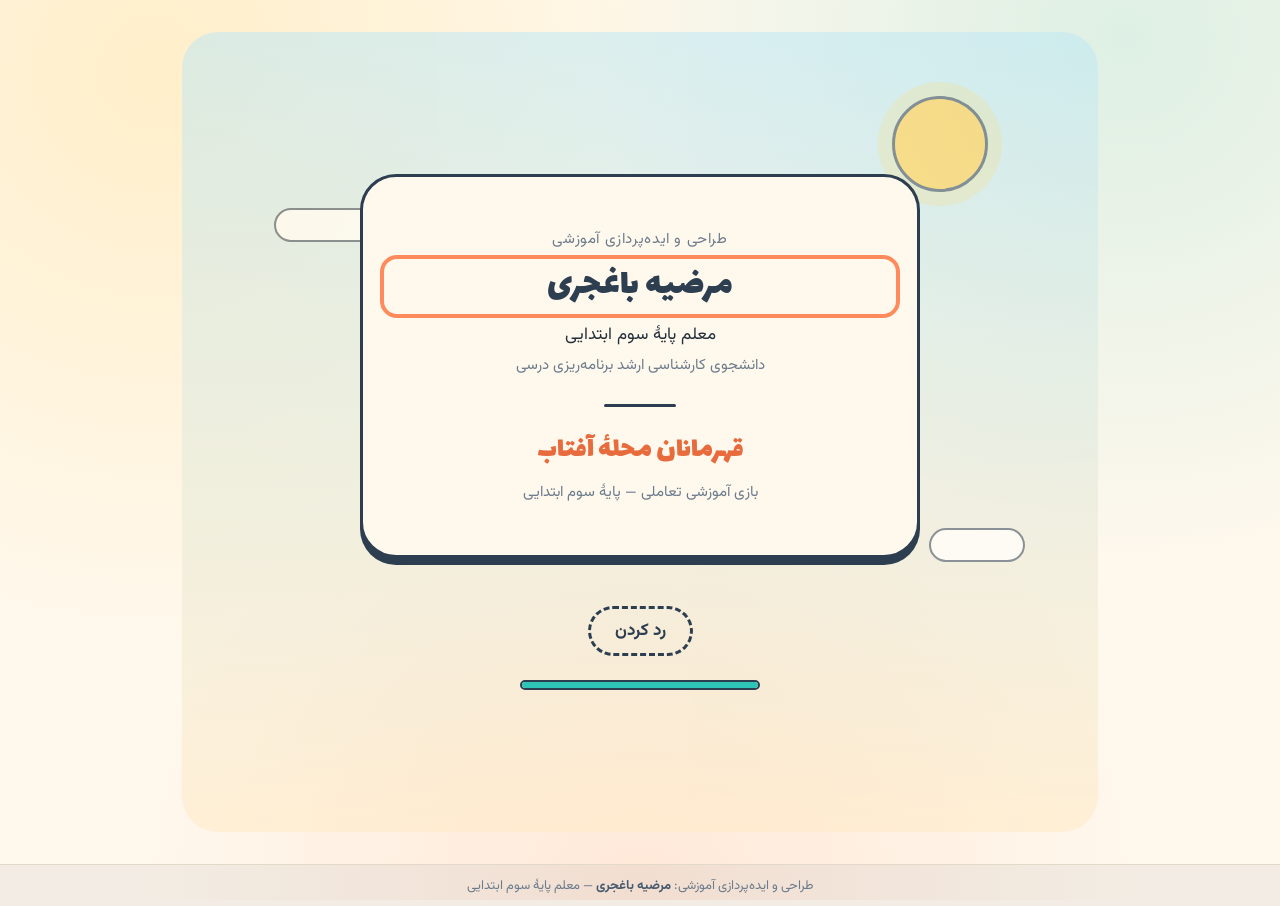
<file: index.html>
<!DOCTYPE html>
<!--
  ============================================================
  قهرمانان محلهٔ آفتاب
  بازی آموزشی تعاملی — پایهٔ سوم ابتدایی
  طراحی و ایده‌پردازی آموزشی: مرضیه باغجری
  ------------------------------------------------------------
  فایل: index.html   (فاز ۱ — اسکلت کامل صفحه‌ها)
  نکته: تمام صفحه‌ها در همین یک فایل هستند و با ویژگی hidden
  پنهان/آشکار می‌شوند. هیچ کتابخانهٔ بیرونی استفاده نشده است.
  ============================================================
-->
<html lang="fa" dir="rtl">
<head>
  <meta charset="UTF-8">
  <meta name="viewport" content="width=device-width, initial-scale=1, viewport-fit=cover">
  <meta name="description" content="بازی آموزشی تعاملی پایهٔ سوم ابتدایی — ریاضی، فارسی، علوم، مطالعات اجتماعی و مهارت‌های زندگی">
  <meta name="author" content="مرضیه باغجری">
  <meta name="theme-color" content="#2D3E50">
  <title>قهرمانان محلهٔ آفتاب</title>

  <link rel="stylesheet" href="css/01-reset.css">
  <link rel="stylesheet" href="css/02-tokens.css">
  <link rel="stylesheet" href="css/03-base.css">
  <link rel="stylesheet" href="css/04-components.css">
  <link rel="stylesheet" href="css/05-screens.css">
  <link rel="stylesheet" href="css/06-animations.css">
</head>

<body>

<noscript>
  <div class="noscript-box">
    برای اجرای این بازی، جاوااسکریپت مرورگر باید روشن باشد.
  </div>
</noscript>

<!-- پیوند پرش برای دسترسی‌پذیری با صفحه‌کلید -->
<a class="skip-link" href="#main">رفتن به محتوای اصلی</a>

<!-- ناحیهٔ اعلام برای صفحه‌خوان‌ها -->
<p id="sr-announcer" class="sr-only" aria-live="polite" aria-atomic="true"></p>

<div id="app">

  <!-- ================================================== -->
  <!-- نوار بالا — فقط در صفحه‌های داخل بازی دیده می‌شود   -->
  <!-- ================================================== -->
  <header id="topbar" class="topbar" hidden>
    <button type="button" id="btn-back" class="icon-btn" aria-label="بازگشت">
      <span aria-hidden="true">→</span>
    </button>

    <div class="topbar__title">
      <span id="topbar-place" class="topbar__place">محلهٔ آفتاب</span>
      <span id="topbar-sub" class="topbar__sub"></span>
    </div>

    <div class="topbar__stats">
      <span class="stat" title="سکه‌ها">
        <span class="stat__icon" aria-hidden="true">🪙</span>
        <span class="stat__num" id="stat-coins" aria-label="سکه">۰</span>
      </span>
      <span class="stat" title="ستاره‌ها">
        <span class="stat__icon" aria-hidden="true">⭐</span>
        <span class="stat__num" id="stat-stars" aria-label="ستاره">۰</span>
      </span>
      <span class="stat" title="چراغ‌های روشن‌شده">
        <span class="stat__icon" aria-hidden="true">💡</span>
        <span class="stat__num" id="stat-lamps" aria-label="چراغ روشن">۰/۷</span>
      </span>
    </div>

    <button type="button" id="btn-settings" class="icon-btn" aria-label="تنظیمات">
      <span aria-hidden="true">⚙</span>
    </button>
  </header>

  <!-- ================================================== -->
  <!-- محتوای اصلی — همهٔ صفحه‌ها                          -->
  <!-- ================================================== -->
  <main id="main">

    <!-- ============ صفحهٔ ۱: معرفی طراح (Splash) ============ -->
    <section id="screen-splash" class="screen screen--splash" data-screen="splash" aria-label="صفحهٔ آغازین">
      <div class="splash__sky" aria-hidden="true">
        <span class="splash__sun"></span>
        <span class="splash__cloud splash__cloud--1"></span>
        <span class="splash__cloud splash__cloud--2"></span>
      </div>

      <div class="splash__card">
        <p class="splash__eyebrow">طراحی و ایده‌پردازی آموزشی</p>
        <h1 class="splash__name">مرضیه باغجری</h1>
        <p class="splash__role">معلم پایهٔ سوم ابتدایی</p>
        <p class="splash__role splash__role--small">دانشجوی کارشناسی ارشد برنامه‌ریزی درسی</p>

        <hr class="splash__rule">

        <p class="splash__game">قهرمانان محلهٔ آفتاب</p>
        <p class="splash__tag">بازی آموزشی تعاملی — پایهٔ سوم ابتدایی</p>
      </div>

      <button type="button" id="btn-skip-splash" class="btn btn--ghost splash__skip">
        رد کردن
      </button>

      <div class="splash__loader" aria-hidden="true"><span></span></div>
    </section>

    <!-- ============ صفحهٔ ۲: منوی اصلی ============ -->
    <section id="screen-menu" class="screen screen--menu" data-screen="menu" aria-label="منوی اصلی" hidden>
      <div class="menu__hero">
        <div id="menu-tree" class="menu__tree" aria-hidden="true"><!-- درخت SVG — فاز ۹ --></div>
        <h1 class="menu__title">قهرمانان محلهٔ آفتاب</h1>
        <p class="menu__welcome" id="menu-welcome"></p>
      </div>

      <nav class="menu__actions" aria-label="گزینه‌های بازی">
        <button type="button" id="btn-continue" class="btn btn--primary btn--big" hidden>
          <span aria-hidden="true">▶</span> ادامهٔ بازی
        </button>
        <button type="button" id="btn-new-game" class="btn btn--primary btn--big">
          <span aria-hidden="true">🌟</span> شروع بازی
        </button>
        <button type="button" id="btn-free-mode" class="btn btn--secondary">
          <span aria-hidden="true">🗺</span> کوچه‌گردی آزاد
        </button>
        <button type="button" id="btn-open-report" class="btn btn--secondary">
          <span aria-hidden="true">📋</span> کارنامهٔ من
        </button>
        <button type="button" id="btn-open-shop" class="btn btn--secondary">
          <span aria-hidden="true">🎈</span> فروشگاه تزیین
        </button>
        <button type="button" id="btn-open-about" class="btn btn--ghost">
          <span aria-hidden="true">ℹ</span> دربارهٔ بازی
        </button>
      </nav>
    </section>

    <!-- ============ صفحهٔ ۳: ساخت شخصیت ============ -->
    <section id="screen-profile" class="screen screen--profile" data-screen="profile" aria-label="ساخت شخصیت" hidden>
      <h2 class="screen__title">خودت را بساز</h2>

      <div class="speech speech--intro">
        <div class="speech__avatar" aria-hidden="true">🐦</div>
        <p class="speech__text">سلام! من فندقم، گنجشک محلهٔ آفتاب. اسمت چیست؟</p>
      </div>

      <div class="field">
        <label class="field__label" for="input-name">اسم تو</label>
        <input type="text" id="input-name" class="field__input" maxlength="12"
               autocomplete="off" placeholder="مثلاً: زهرا" aria-describedby="name-hint">
        <p class="field__hint" id="name-hint">این اسم در همهٔ صفحه‌های بازی استفاده می‌شود.</p>
      </div>

      <fieldset class="avatar-picker">
        <legend class="field__label">چهرک خودت را انتخاب کن</legend>
        <div id="avatar-list" class="avatar-picker__list" role="radiogroup" aria-label="انتخاب چهرک">
          <!-- ۶ چهرک — با جاوااسکریپت ساخته می‌شود (فاز ۸) -->
        </div>
      </fieldset>

      <fieldset class="level-picker">
        <legend class="field__label">سختی بازی</legend>
        <div id="level-list" class="level-picker__list" role="radiogroup" aria-label="انتخاب سطح">
          <button type="button" class="level-chip is-selected" role="radio" aria-checked="true" data-level="1">
            <span class="level-chip__dot" data-color="green" aria-hidden="true"></span>
            <span class="level-chip__name">آسان</span>
          </button>
          <button type="button" class="level-chip" role="radio" aria-checked="false" data-level="2">
            <span class="level-chip__dot" data-color="yellow" aria-hidden="true"></span>
            <span class="level-chip__name">متوسط</span>
          </button>
          <button type="button" class="level-chip" role="radio" aria-checked="false" data-level="3">
            <span class="level-chip__dot" data-color="red" aria-hidden="true"></span>
            <span class="level-chip__name">چالشی</span>
          </button>
        </div>
        <p class="field__hint">نگران نباش؛ بازی خودش را با تو هماهنگ می‌کند.</p>
      </fieldset>

      <button type="button" id="btn-start-adventure" class="btn btn--primary btn--big">
        برویم به محله <span aria-hidden="true">←</span>
      </button>
    </section>

    <!-- ============ صفحهٔ ۴: نقشهٔ محله ============ -->
    <section id="screen-map" class="screen screen--map" data-screen="map" aria-label="نقشهٔ محله" hidden>
      <div class="map__header">
        <h2 class="screen__title" id="map-title">محلهٔ آفتاب</h2>
        <p class="map__subtitle" id="map-subtitle">یک مکان را انتخاب کن و کمک کن.</p>
      </div>

      <!-- درخت هفت‌چراغ: نمایشگر پیشرفت کلی -->
      <div class="lamp-tree" role="img" aria-labelledby="lamp-tree-label">
        <p id="lamp-tree-label" class="sr-only">درخت میدان، تعداد چراغ‌های روشن‌شده</p>
        <div id="lamp-tree-canvas" class="lamp-tree__canvas" aria-hidden="true"><!-- SVG — فاز ۹ --></div>
        <ul id="lamp-list" class="lamp-tree__lamps" aria-hidden="true">
          <!-- ۷ چراغ — با جاوااسکریپت ساخته می‌شود -->
        </ul>
      </div>

      <!-- ۷ ایستگاه محله -->
      <ul id="station-list" class="station-grid">
        <!-- کارت ایستگاه‌ها — با جاوااسکریپت ساخته می‌شود (فاز ۸) -->
      </ul>
    </section>

    <!-- ============ صفحهٔ ۵: مأموریت (زمین بازی) ============ -->
    <section id="screen-mission" class="screen screen--mission" data-screen="mission" aria-label="مأموریت" hidden>

      <!-- نوار پیشرفت فعالیت‌های همین مأموریت -->
      <div class="mission__progress">
        <ol id="step-dots" class="step-dots" aria-label="پیشرفت مأموریت">
          <!-- نقطهٔ هر فعالیت — با جاوااسکریپت ساخته می‌شود -->
        </ol>
      </div>

      <!-- حرف فندق / موقعیت داستانی -->
      <div class="speech" id="mission-speech">
        <div class="speech__avatar" aria-hidden="true">🐦</div>
        <p class="speech__text" id="mission-story"></p>
      </div>

      <!-- صورت سؤال -->
      <div class="question">
        <p class="question__stem" id="q-stem"></p>
        <div class="question__visual" id="q-visual" aria-hidden="true"></div>
      </div>

      <!-- ناحیهٔ تعامل: انتخابی، کشیدنی، مرتب‌سازی، وصل‌کردن، صفحه‌کلید عددی -->
      <div class="interaction" id="q-interaction" data-interaction=""></div>

      <!-- بازخورد آموزشی سه‌پله -->
      <div class="feedback" id="feedback-panel" role="status" aria-live="polite" hidden>
        <div class="feedback__icon" id="feedback-icon" aria-hidden="true"></div>
        <p class="feedback__text" id="feedback-text"></p>
        <div class="feedback__steps" id="feedback-steps"></div>
      </div>

      <!-- دکمه‌های پایین -->
      <div class="mission__bar">
        <button type="button" id="btn-hint" class="btn btn--ghost">
          <span aria-hidden="true">💭</span> کمک می‌خواهم
        </button>
        <button type="button" id="btn-check" class="btn btn--primary" disabled>
          بررسی پاسخ
        </button>
        <button type="button" id="btn-next" class="btn btn--primary" hidden>
          ادامه <span aria-hidden="true">←</span>
        </button>
      </div>

      <!-- دکمهٔ چرک‌نویس؛ فقط در فعالیت‌های ریاضی نمایش داده می‌شود -->
      <button type="button" id="btn-scratchpad" class="fab" aria-expanded="false"
              aria-controls="scratchpad" hidden>
        <span aria-hidden="true">📝</span>
        <span class="fab__label">چرک‌نویس</span>
      </button>
    </section>

    <!-- ============ صفحهٔ ۶: فروشگاه تزیین ============ -->
    <section id="screen-shop" class="screen screen--shop" data-screen="shop" aria-label="فروشگاه تزیین میدان" hidden>
      <h2 class="screen__title">فروشگاه تزیین میدان</h2>
      <p class="screen__lead">با سکه‌هایت میدان جشن را همان‌طور که دوست داری بساز.</p>

      <div class="shop__purse">
        <span aria-hidden="true">🪙</span>
        <span>سکه‌های تو: <strong id="shop-coins">۰</strong></span>
      </div>

      <div class="shop__layout">
        <!-- پیش‌نمایش زندهٔ میدان -->
        <div class="shop__preview">
          <h3 class="shop__preview-title">میدان تو</h3>
          <div id="square-preview" class="square-preview" role="img" aria-label="پیش‌نمایش میدان جشن"></div>
        </div>

        <!-- قفسهٔ کالاها -->
        <div class="shop__aisle">
          <div class="tabs" role="tablist" aria-label="دسته‌های تزیین">
            <button type="button" class="tab is-active" role="tab" aria-selected="true" data-shop-tab="lights">چراغانی</button>
            <button type="button" class="tab" role="tab" aria-selected="false" data-shop-tab="balloons">بادکنک</button>
            <button type="button" class="tab" role="tab" aria-selected="false" data-shop-tab="carpet">فرش</button>
            <button type="button" class="tab" role="tab" aria-selected="false" data-shop-tab="stage">سن و غرفه</button>
          </div>
          <ul id="shop-items" class="shop__items" role="tabpanel" aria-label="کالاهای این دسته">
            <!-- کالاها — با جاوااسکریپت ساخته می‌شود -->
          </ul>
        </div>
      </div>
    </section>

    <!-- ============ صفحهٔ ۷: کارنامهٔ قهرمان ============ -->
    <section id="screen-report" class="screen screen--report" data-screen="report" aria-label="کارنامهٔ قهرمان" hidden>

      <div class="report" id="report-sheet">
        <header class="report__head">
          <h2 class="report__title">کارنامهٔ قهرمان</h2>
          <p class="report__student">
            <span id="report-name"></span> — پایهٔ سوم ابتدایی
          </p>
          <p class="report__date" id="report-date"></p>
        </header>

        <!-- نوار مهارت به تفکیک درس -->
        <section class="report__block">
          <h3 class="report__h3">مهارت‌های من</h3>
          <ul id="skill-bars" class="skill-bars">
            <!-- نوار هر درس — با جاوااسکریپت ساخته می‌شود -->
          </ul>
        </section>

        <!-- نقاط قوت -->
        <section class="report__block">
          <h3 class="report__h3">این کارها را خیلی خوب انجام دادی</h3>
          <ul id="report-strengths" class="tick-list tick-list--good"></ul>
        </section>

        <!-- تمرین بیشتر -->
        <section class="report__block">
          <h3 class="report__h3">این‌ها را بیشتر تمرین کن</h3>
          <ul id="report-practice" class="tick-list tick-list--practice"></ul>
        </section>

        <!-- نشان‌ها -->
        <section class="report__block">
          <h3 class="report__h3">نشان‌های من</h3>
          <ul id="badge-list" class="badge-list"></ul>
        </section>

        <footer class="report__foot">
          طراحی و ایده‌پردازی آموزشی: مرضیه باغجری — معلم پایهٔ سوم ابتدایی
        </footer>
      </div>

      <div class="report__actions no-print">
        <button type="button" id="btn-print-report" class="btn btn--secondary">
          <span aria-hidden="true">🖨</span> چاپ کارنامه
        </button>
        <button type="button" id="btn-report-back" class="btn btn--ghost">بازگشت</button>
      </div>
    </section>

    <!-- ============ صفحهٔ ۸: جشن پایان ============ -->
    <section id="screen-celebration" class="screen screen--celebration" data-screen="celebration" aria-label="جشن محله" hidden>
      <canvas id="confetti-canvas" class="confetti" aria-hidden="true"></canvas>

      <div class="celebration__box">
        <div id="celebration-square" class="celebration__square" role="img" aria-label="میدان تزیین‌شدهٔ تو"></div>
        <h2 class="celebration__title">جشن آفتاب برپا شد!</h2>
        <p class="celebration__text" id="celebration-text"></p>
        <div class="celebration__medal" aria-hidden="true">🏅</div>
        <p class="celebration__badge">نشان «قهرمان محله»</p>

        <div class="celebration__actions">
          <button type="button" id="btn-celebration-report" class="btn btn--primary">دیدن کارنامه</button>
          <button type="button" id="btn-celebration-menu" class="btn btn--ghost">بازگشت به منو</button>
        </div>
      </div>
    </section>

    <!-- ============ صفحهٔ ۹: دربارهٔ بازی ============ -->
    <section id="screen-about" class="screen screen--about" data-screen="about" aria-label="دربارهٔ بازی" hidden>
      <article class="about">

        <header class="about__head">
          <h2 class="about__title">دربارهٔ بازی</h2>
          <p class="about__game">قهرمانان محلهٔ آفتاب</p>
          <p class="about__tag">بازی آموزشی تعاملی — پایهٔ سوم ابتدایی — کاملاً آفلاین</p>
        </header>

        <nav class="about__toc" aria-label="فهرست دربارهٔ بازی">
          <a href="#about-goal">هدف آموزشی</a>
          <a href="#about-skills">مهارت‌های تقویت‌شده</a>
          <a href="#about-curriculum">ارتباط با برنامهٔ درسی</a>
          <a href="#about-audience">مخاطبان</a>
          <a href="#about-theory">مبانی نظری</a>
          <a href="#about-designer">مشخصات طراح</a>
          <a href="#about-teacher">راهنمای معلم</a>
        </nav>

        <section class="about__block" id="about-goal">
          <h3 class="about__h3">هدف آموزشی</h3>
          <p>
            این بازی، مفاهیم کتاب‌های پایهٔ سوم ابتدایی را از حالت تمرین کتابی بیرون می‌آورد و
            در دل موقعیت‌های واقعی زندگی قرار می‌دهد: خرید از بازارچه، صرفه‌جویی در آب و برق خانه،
            مرتب‌کردن کتاب‌های کتابخانه، تفکیک زبالهٔ پارک، عبور ایمن از خیابان و آماده‌کردن میدان برای جشن محله.
          </p>
          <p>
            دانش‌آموز در نقش یک همسایهٔ تازه‌وارد، به محله کمک می‌کند. او پاسخ سؤال نمی‌دهد؛
            مشکل حل می‌کند. هر مشکلی که حل شود، یک چراغ از درخت میدان روشن می‌شود.
          </p>
        </section>

        <section class="about__block" id="about-skills">
          <h3 class="about__h3">مهارت‌های تقویت‌شده</h3>
          <dl class="about__dl">
            <dt>ریاضی</dt>
            <dd>جمع، تفریق، ضرب، تقسیم، کسر، الگو، محیط، مساحت، اندازه‌گیری، محاسبهٔ ذهنی، حل مسئلهٔ چندمرحله‌ای</dd>

            <dt>فارسی</dt>
            <dd>واژگان، هم‌خانواده، مترادف، معنی واژه، ترتیب جمله، تکمیل جمله، نشانه‌گذاری، درک مطلب</dd>

            <dt>علوم و محیط زیست</dt>
            <dd>صرفه‌جویی در آب، برق و گاز، بازیافت و تفکیک زباله، سبک زندگی سالم، شناخت طبیعت، تفکر علمی</dd>

            <dt>مطالعات اجتماعی و شهروندی</dt>
            <dd>نقشه‌خوانی ساده، تابلوهای راهنمایی و رانندگی، خدمات شهری، شماره‌های اضطراری، مسئولیت‌پذیری، تصمیم‌گیری</dd>

            <dt>هدیه‌های آسمانی و مهارت‌های زندگی</dt>
            <dd>امانت‌داری، کمک به دیگران، احترام به بزرگ‌ترها، مدیریت پول، همکاری گروهی، انتخاب آگاهانه</dd>
          </dl>
        </section>

        <section class="about__block" id="about-curriculum">
          <h3 class="about__h3">ارتباط با برنامهٔ درسی پایهٔ سوم</h3>
          <div class="table-wrap">
            <table class="about__table">
              <caption class="sr-only">جدول تطبیق مأموریت‌های بازی با موضوع‌های کتاب درسی پایهٔ سوم</caption>
              <thead>
                <tr>
                  <th scope="col">مأموریت</th>
                  <th scope="col">موضوع کتاب درسی</th>
                  <th scope="col">درس</th>
                </tr>
              </thead>
              <tbody>
                <tr>
                  <td>خانه</td>
                  <td>انرژی و مصرف، جمع و تفریق، مقایسهٔ اعداد</td>
                  <td>علوم، ریاضی، مهارت‌های زندگی</td>
                </tr>
                <tr>
                  <td>بازارچهٔ محله</td>
                  <td>پول، ضرب، تفریق، حل مسئله</td>
                  <td>ریاضی، مهارت‌های زندگی</td>
                </tr>
                <tr>
                  <td>مدرسه و کتابخانه</td>
                  <td>واژه‌آموزی، ترتیب جمله، نشانه‌گذاری، درک مطلب</td>
                  <td>فارسی</td>
                </tr>
                <tr>
                  <td>پارک و باغچه</td>
                  <td>بازیافت، گیاهان، کسر، الگو</td>
                  <td>علوم، محیط زیست، ریاضی</td>
                </tr>
                <tr>
                  <td>خیابان و مسیر</td>
                  <td>نقشه، جهت‌ها، تابلوها، اندازه‌گیری طول</td>
                  <td>مطالعات اجتماعی، ریاضی</td>
                </tr>
                <tr>
                  <td>مرکز خدمات محله</td>
                  <td>خدمات شهری، شماره‌های اضطراری، مسئولیت‌پذیری</td>
                  <td>مطالعات اجتماعی، هدیه‌های آسمانی</td>
                </tr>
                <tr>
                  <td>میدان و جشن</td>
                  <td>محیط، مساحت، الگو، تصمیم‌گیری گروهی</td>
                  <td>ترکیبی</td>
                </tr>
              </tbody>
            </table>
          </div>
        </section>

        <section class="about__block" id="about-audience">
          <h3 class="about__h3">مخاطبان</h3>
          <ul class="about__ul">
            <li><strong>دانش‌آموز پایهٔ سوم ابتدایی</strong> (۸ تا ۹ سال، دختر و پسر) — بازیکن اصلی.</li>
            <li><strong>معلم</strong> — برای تمرین کلاسی، کار گروهی و ارزشیابی تکوینی؛ با امکان افزودن سؤال تازه.</li>
            <li><strong>خانواده</strong> — برای تمرین در خانه، بدون نیاز به اینترنت و بدون هیچ هزینه‌ای.</li>
          </ul>
        </section>

        <section class="about__block" id="about-theory">
          <h3 class="about__h3">مبانی نظری</h3>
          <ul class="about__ul">
            <li><strong>یادگیری مبتنی بر بازی:</strong> محتوای درسی در قالب مأموریت و داستان ارائه می‌شود، نه آزمون.</li>
            <li><strong>سازه‌گرایی:</strong> دانش‌آموز خودش راه‌حل را می‌سازد؛ در سطح چالشی گاهی چند پاسخ درست وجود دارد.</li>
            <li><strong>یادگیری در موقعیت واقعی:</strong> همهٔ مسئله‌ها در بافت زندگی روزمرهٔ یک محلهٔ ایرانی طراحی شده‌اند.</li>
            <li><strong>ارزشیابی تکوینی:</strong> بازخورد سه‌پله‌ای، ثبت خطاها و تکرار خودکار مهارت‌های ضعیف در پایان مأموریت.</li>
            <li><strong>بازی‌وارسازی:</strong> ستاره، سکه، نشان، چراغ‌های پیشرفت و جشن پایانی شخصی‌شده.</li>
            <li><strong>دانش‌آموزمحوری:</strong> انتخاب مسیر، تنظیم خودکار سطح و مقایسهٔ دانش‌آموز با خودش، نه با دیگران.</li>
          </ul>
        </section>

        <section class="about__block about__block--designer" id="about-designer">
          <h3 class="about__h3">مشخصات طراح</h3>
          <p class="about__designer-name">مرضیه باغجری</p>
          <p>معلم پایهٔ سوم ابتدایی</p>
          <p>دانشجوی کارشناسی ارشد برنامه‌ریزی درسی</p>
          <p class="about__designer-note">
            طراحی آموزشی، ایده‌پردازی، تدوین اهداف رفتاری و تطبیق محتوا با برنامهٔ درسی پایهٔ سوم.
          </p>
        </section>

        <section class="about__block" id="about-teacher">
          <h3 class="about__h3">راهنمای معلم — افزودن سؤال تازه</h3>
          <p>
            سؤال‌ها به‌صورت ثابت ذخیره نشده‌اند؛ هر سؤال از روی یک <strong>الگو</strong> ساخته می‌شود.
            برای افزودن سؤال تازه کافی است یک الگوی جدید به فایل مربوط به همان درس در پوشهٔ
            <code>js/data/</code> اضافه شود:
          </p>
          <pre class="code-sample" dir="ltr"><code>APP.Bank.add({
  id: "MATH_PARK_FLOWERS",
  subject: "ریاضی",
  topic: "ضرب",
  station: 4,
  levels: [1, 2],
  interaction: "choice",
  generate: function (level, rnd) {
    var rows = rnd.int(2, 4);
    var each = rnd.int(3, 6);
    return {
      stem: "در باغچه " + rows + " ردیف گل هست. هر ردیف "
            + each + " گل. همهٔ گل‌ها چند تا هستند؟",
      answer: rows * each,
      hint1: "تعداد ردیف‌ها را در تعداد گل هر ردیف ضرب کن.",
      why: "چون هر ردیف به یک اندازه گل دارد، ضرب می‌کنیم."
    };
  }
});</code></pre>
          <p class="about__note">
            توضیح کامل‌تر با مثال‌های بیشتر، در فایل <code>README-معلم.md</code> کنار همین بازی قرار دارد.
          </p>
        </section>

      </article>
    </section>

  </main>

  <!-- ================================================== -->
  <!-- فوتر ثابت همهٔ صفحه‌ها                              -->
  <!-- ================================================== -->
  <footer id="site-footer" class="site-footer">
    <p>طراحی و ایده‌پردازی آموزشی: <strong>مرضیه باغجری</strong> — معلم پایهٔ سوم ابتدایی</p>
  </footer>

</div><!-- /#app -->


<!-- ====================================================== -->
<!-- دفترچه حل مسئله (چرک‌نویس) — فقط در فعالیت‌های ریاضی   -->
<!-- ====================================================== -->
<div id="scratchpad" class="scratchpad" role="dialog" aria-modal="false"
     aria-labelledby="scratchpad-title" hidden>

  <div class="scratchpad__bar" id="scratchpad-handle">
    <h2 class="scratchpad__title" id="scratchpad-title">
      <span aria-hidden="true">📝</span> چرک‌نویس
    </h2>
    <button type="button" id="btn-close-scratchpad" class="icon-btn icon-btn--sm" aria-label="بستن چرک‌نویس">
      <span aria-hidden="true">✖</span>
    </button>
  </div>

  <div class="scratchpad__tools" role="toolbar" aria-label="ابزارهای چرک‌نویس">
    <div class="tool-group" role="radiogroup" aria-label="ابزار">
      <button type="button" class="tool is-active" data-tool="pen" role="radio" aria-checked="true" aria-label="قلم">
        <span aria-hidden="true">✏️</span>
      </button>
      <button type="button" class="tool" data-tool="eraser" role="radio" aria-checked="false" aria-label="پاک‌کن">
        <span aria-hidden="true">🧽</span>
      </button>
    </div>

    <div class="tool-group" role="radiogroup" aria-label="رنگ قلم">
      <button type="button" class="swatch is-active" data-color="#2D3E50" role="radio" aria-checked="true" aria-label="مشکی"></button>
      <button type="button" class="swatch" data-color="#1B6CA8" role="radio" aria-checked="false" aria-label="آبی"></button>
      <button type="button" class="swatch" data-color="#D64545" role="radio" aria-checked="false" aria-label="قرمز"></button>
    </div>

    <div class="tool-group" role="radiogroup" aria-label="ضخامت قلم">
      <button type="button" class="width-btn" data-width="3" role="radio" aria-checked="false" aria-label="نازک">
        <span class="width-btn__dot" style="--w:3px" aria-hidden="true"></span>
      </button>
      <button type="button" class="width-btn is-active" data-width="6" role="radio" aria-checked="true" aria-label="متوسط">
        <span class="width-btn__dot" style="--w:6px" aria-hidden="true"></span>
      </button>
      <button type="button" class="width-btn" data-width="11" role="radio" aria-checked="false" aria-label="ضخیم">
        <span class="width-btn__dot" style="--w:11px" aria-hidden="true"></span>
      </button>
    </div>

    <button type="button" id="btn-clear-scratchpad" class="tool tool--danger" aria-label="پاک‌کردن کامل">
      <span aria-hidden="true">🗑</span>
    </button>
  </div>

  <canvas id="scratchpad-canvas" class="scratchpad__canvas"
          aria-label="ناحیهٔ نوشتن چرک‌نویس. اینجا با ماوس یا انگشت می‌توانی محاسبه کنی."></canvas>

  <p class="scratchpad__note">نوشته‌های این دفترچه ذخیره نمی‌شود.</p>
</div>


<!-- ====================================================== -->
<!-- پنجرهٔ تنظیمات                                         -->
<!-- ====================================================== -->
<div id="settings-modal" class="modal" role="dialog" aria-modal="true"
     aria-labelledby="settings-title" hidden>
  <div class="modal__backdrop" data-close-modal></div>

  <div class="modal__box">
    <h2 class="modal__title" id="settings-title">تنظیمات</h2>

    <ul class="settings-list">
      <li class="settings-row">
        <span class="settings-row__label" id="lbl-sound">صدای بازی</span>
        <button type="button" id="toggle-sound" class="switch" role="switch"
                aria-checked="true" aria-labelledby="lbl-sound">
          <span class="switch__knob" aria-hidden="true"></span>
        </button>
      </li>

      <li class="settings-row">
        <span class="settings-row__label" id="lbl-motion">کم‌کردن حرکت و انیمیشن</span>
        <button type="button" id="toggle-motion" class="switch" role="switch"
                aria-checked="false" aria-labelledby="lbl-motion">
          <span class="switch__knob" aria-hidden="true"></span>
        </button>
      </li>

      <li class="settings-row">
        <span class="settings-row__label" id="lbl-textsize">متن بزرگ‌تر</span>
        <button type="button" id="toggle-textsize" class="switch" role="switch"
                aria-checked="false" aria-labelledby="lbl-textsize">
          <span class="switch__knob" aria-hidden="true"></span>
        </button>
      </li>

      <li class="settings-row settings-row--stack">
        <span class="settings-row__label" id="lbl-level">سختی بازی</span>
        <div class="level-picker__list" role="radiogroup" aria-labelledby="lbl-level" id="settings-level">
          <button type="button" class="level-chip" role="radio" aria-checked="false" data-level="1">آسان</button>
          <button type="button" class="level-chip" role="radio" aria-checked="false" data-level="2">متوسط</button>
          <button type="button" class="level-chip" role="radio" aria-checked="false" data-level="3">چالشی</button>
        </div>
      </li>
    </ul>

    <div class="modal__actions">
      <button type="button" id="btn-reset-progress" class="btn btn--danger-ghost">شروع دوبارهٔ همه‌چیز</button>
      <button type="button" id="btn-close-settings" class="btn btn--primary">بستن</button>
    </div>
  </div>
</div>


<!-- ====================================================== -->
<!-- پنجرهٔ پیام (تأیید، پایان مأموریت، هشدار)              -->
<!-- ====================================================== -->
<div id="dialog-modal" class="modal" role="dialog" aria-modal="true"
     aria-labelledby="dialog-title" aria-describedby="dialog-text" hidden>
  <div class="modal__backdrop" data-close-modal></div>

  <div class="modal__box modal__box--sm">
    <div class="modal__icon" id="dialog-icon" aria-hidden="true"></div>
    <h2 class="modal__title" id="dialog-title"></h2>
    <p class="modal__text" id="dialog-text"></p>
    <div class="modal__stars" id="dialog-stars" aria-hidden="true"></div>
    <div class="modal__actions" id="dialog-actions"></div>
  </div>
</div>


<!-- پیام کوتاه شناور (نشان تازه، سکه، …) -->
<div id="toast" class="toast" role="status" aria-live="polite" hidden></div>


<!-- ====================================================== -->
<!-- بارگذاری اسکریپت‌ها به ترتیب                            -->
<!-- بدون type="module" تا با دابل‌کلیک روی همین فایل        -->
<!-- (پروتکل file://) هم بدون خطا اجرا شود.                 -->
<!-- ====================================================== -->

<!-- هسته -->
<script src="js/core/rng.js"></script>
<script src="js/core/state.js"></script>
<script src="js/core/storage.js"></script>
<script src="js/core/router.js"></script>
<script src="js/core/audio.js"></script>

<!-- داده و بانک الگوهای سؤال -->
<script src="js/data/pools.js"></script>
<script src="js/data/bank.js"></script>
<script src="js/data/stations.js"></script>
<script src="js/data/badges.js"></script>
<script src="js/data/shop-items.js"></script>
<script src="js/data/q-math.js"></script>
<script src="js/data/q-farsi.js"></script>
<script src="js/data/q-science.js"></script>
<script src="js/data/q-social.js"></script>
<script src="js/data/q-life.js"></script>

<!-- موتور بازی -->
<script src="js/engine/generator.js"></script>
<script src="js/engine/selector.js"></script>
<script src="js/engine/adaptive.js"></script>
<script src="js/engine/feedback.js"></script>
<script src="js/engine/scoring.js"></script>

<!-- رابط کاربری -->
<script src="js/ui/components.js"></script>
<script src="js/ui/interactions.js"></script>
<script src="js/ui/scratchpad.js"></script>
<script src="js/ui/report.js"></script>

<!-- صفحه‌ها -->
<script src="js/screens/splash.js"></script>
<script src="js/screens/menu.js"></script>
<script src="js/screens/profile.js"></script>
<script src="js/screens/map.js"></script>
<script src="js/screens/mission.js"></script>
<script src="js/screens/shop.js"></script>
<script src="js/screens/report-screen.js"></script>
<script src="js/screens/celebration.js"></script>
<script src="js/screens/about.js"></script>

<!-- راه‌اندازی -->
<script src="js/main.js"></script>

</body>
</html>
</file>
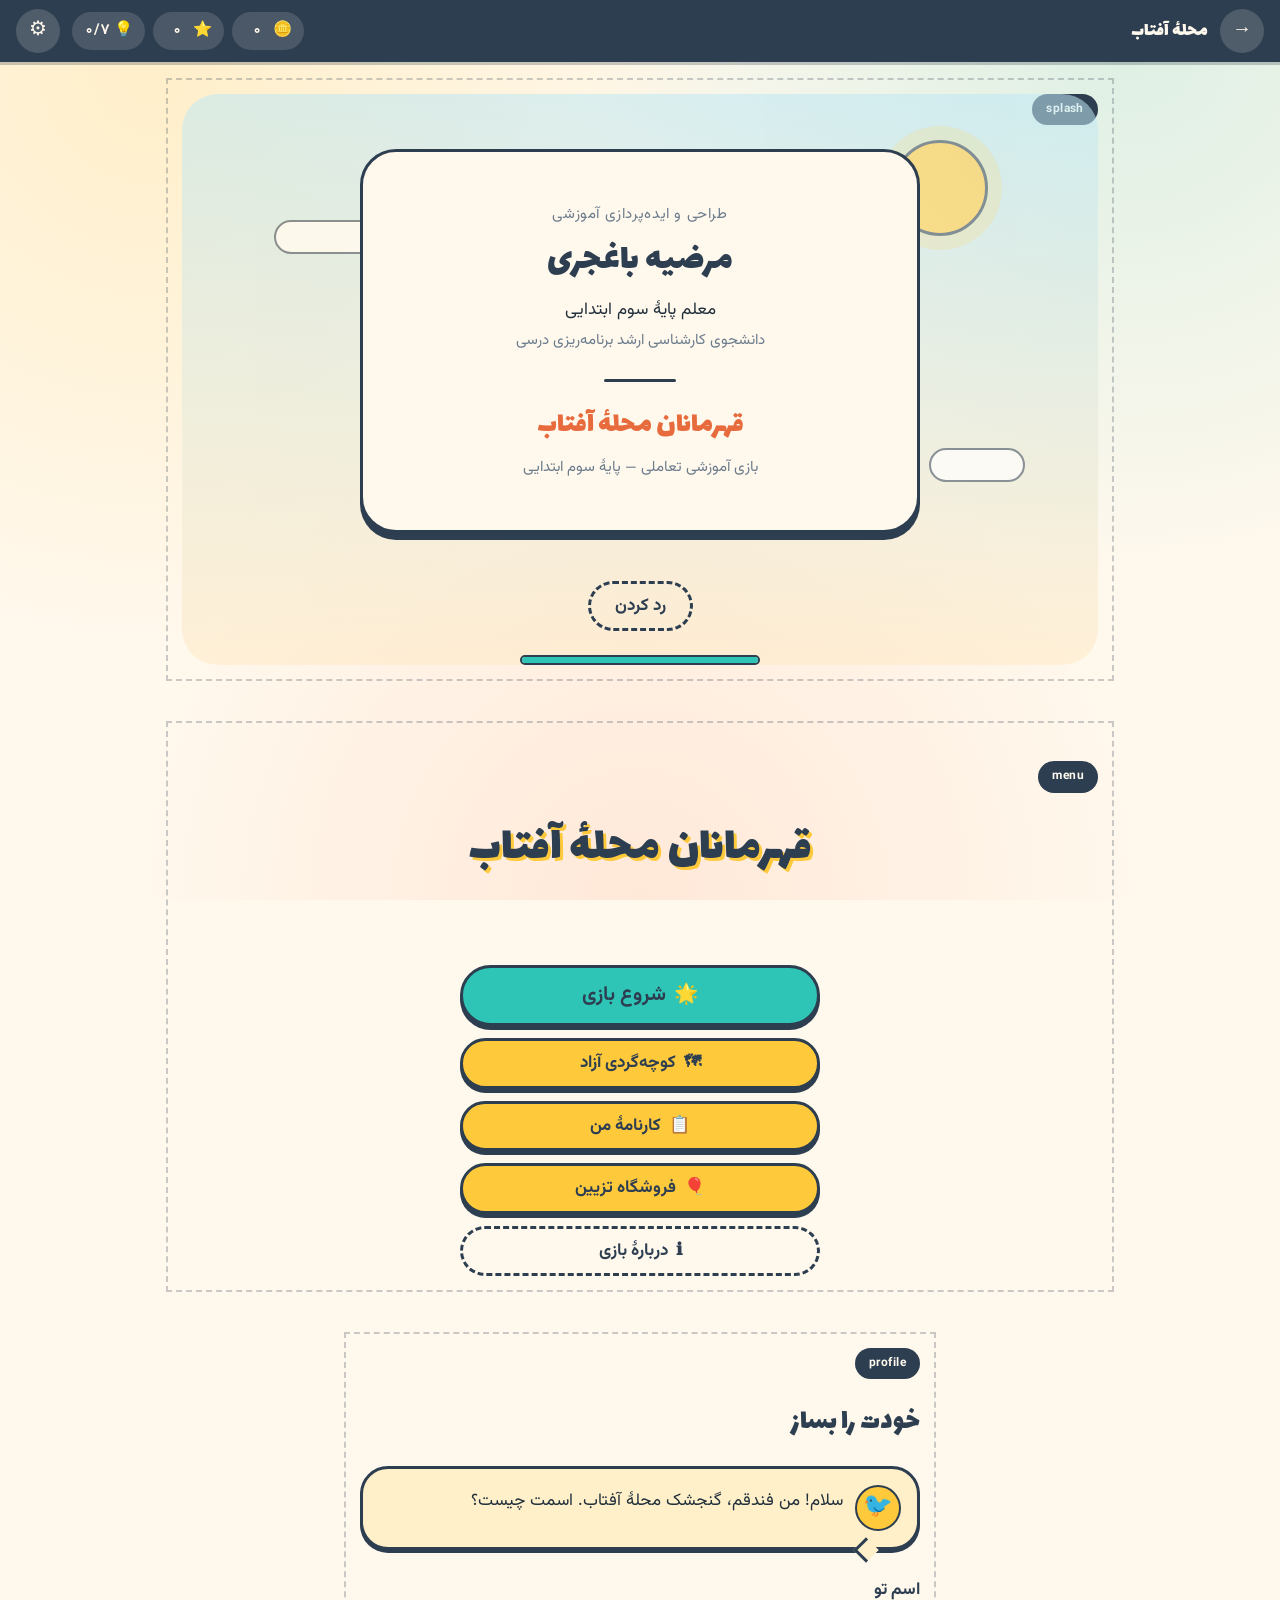
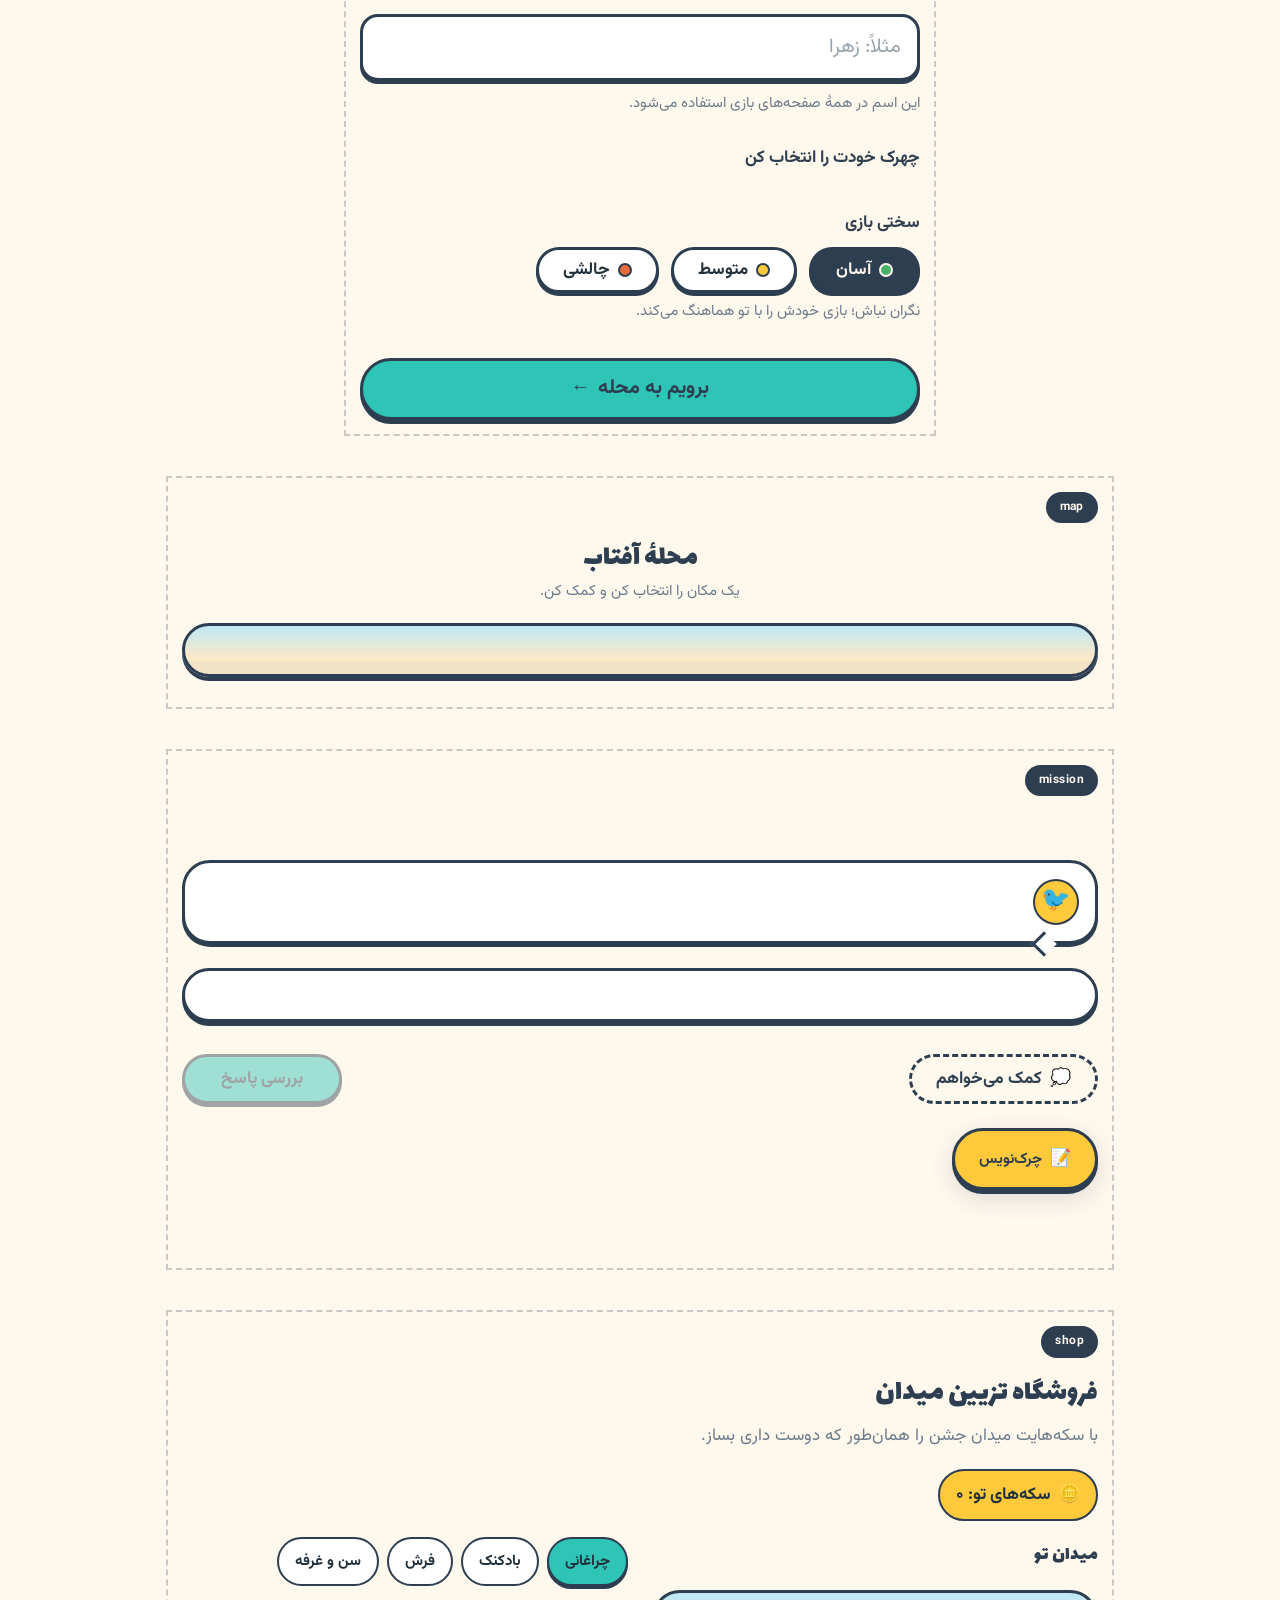
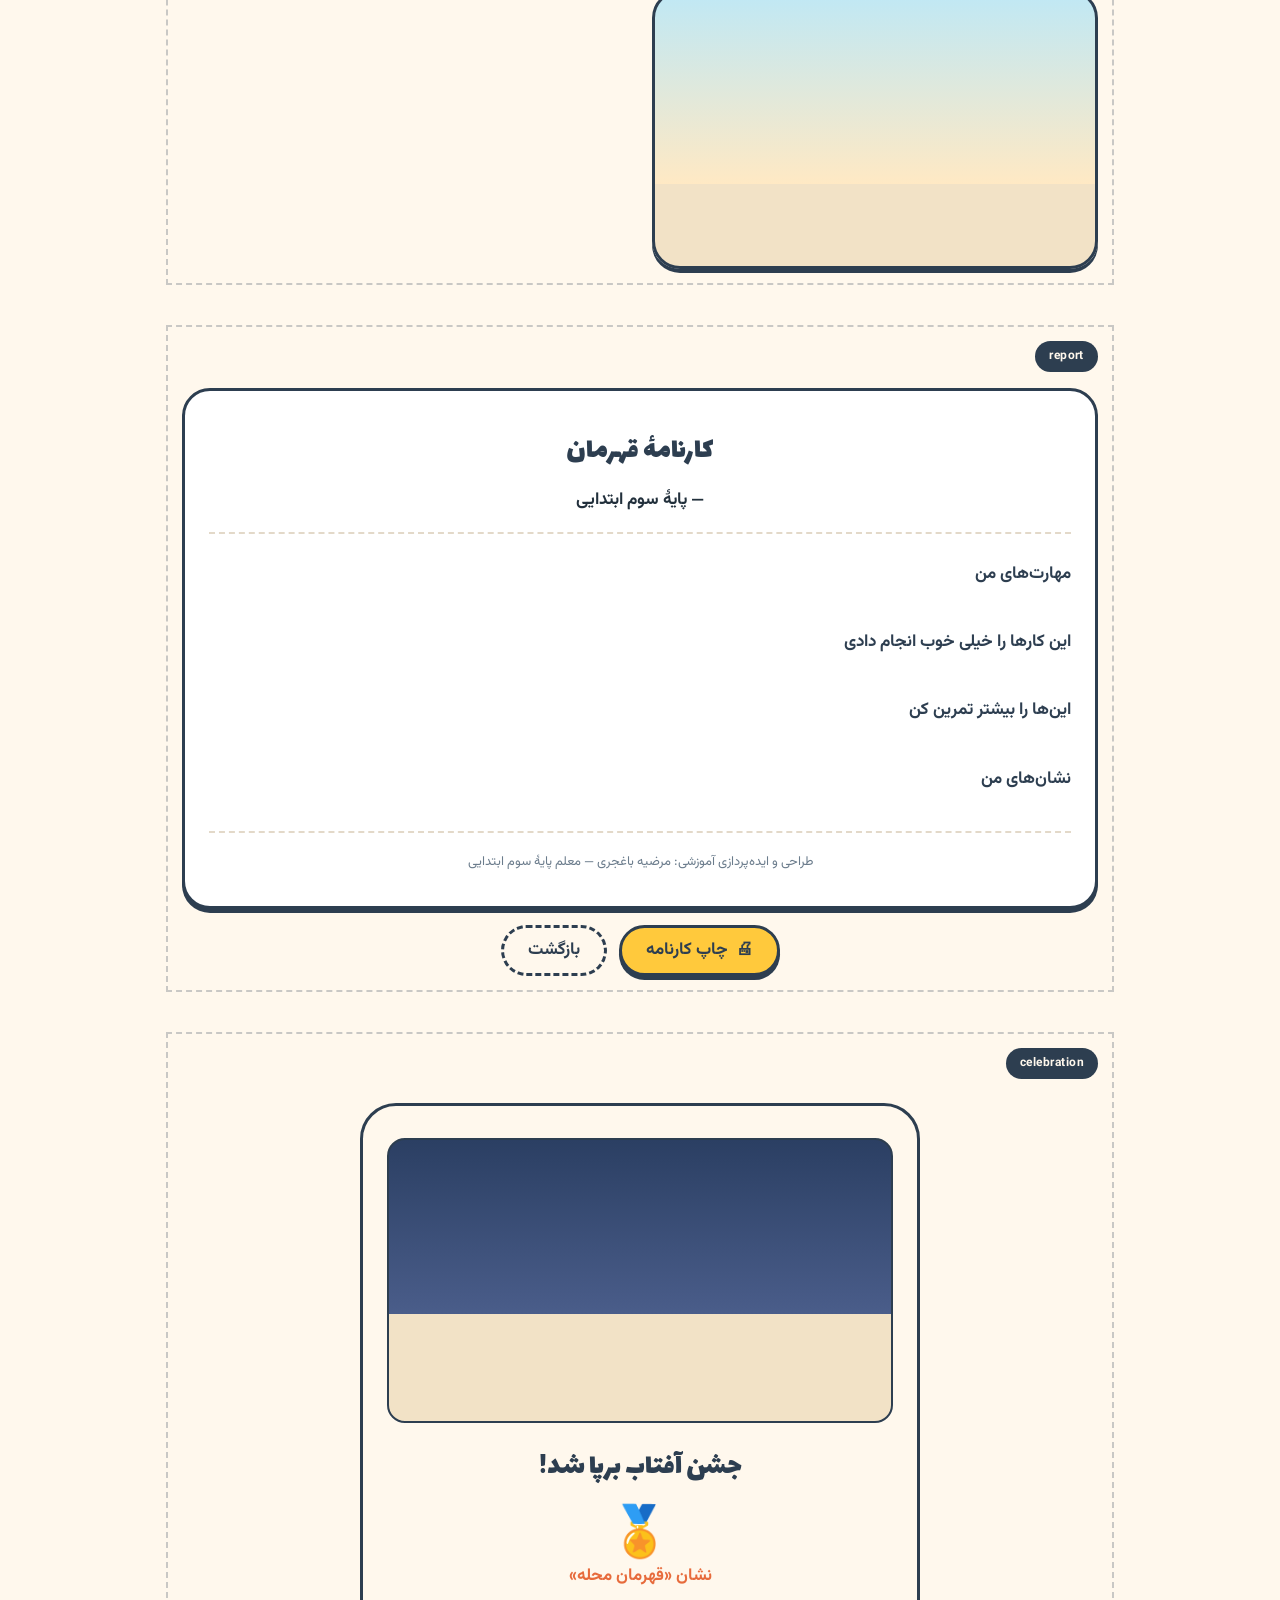
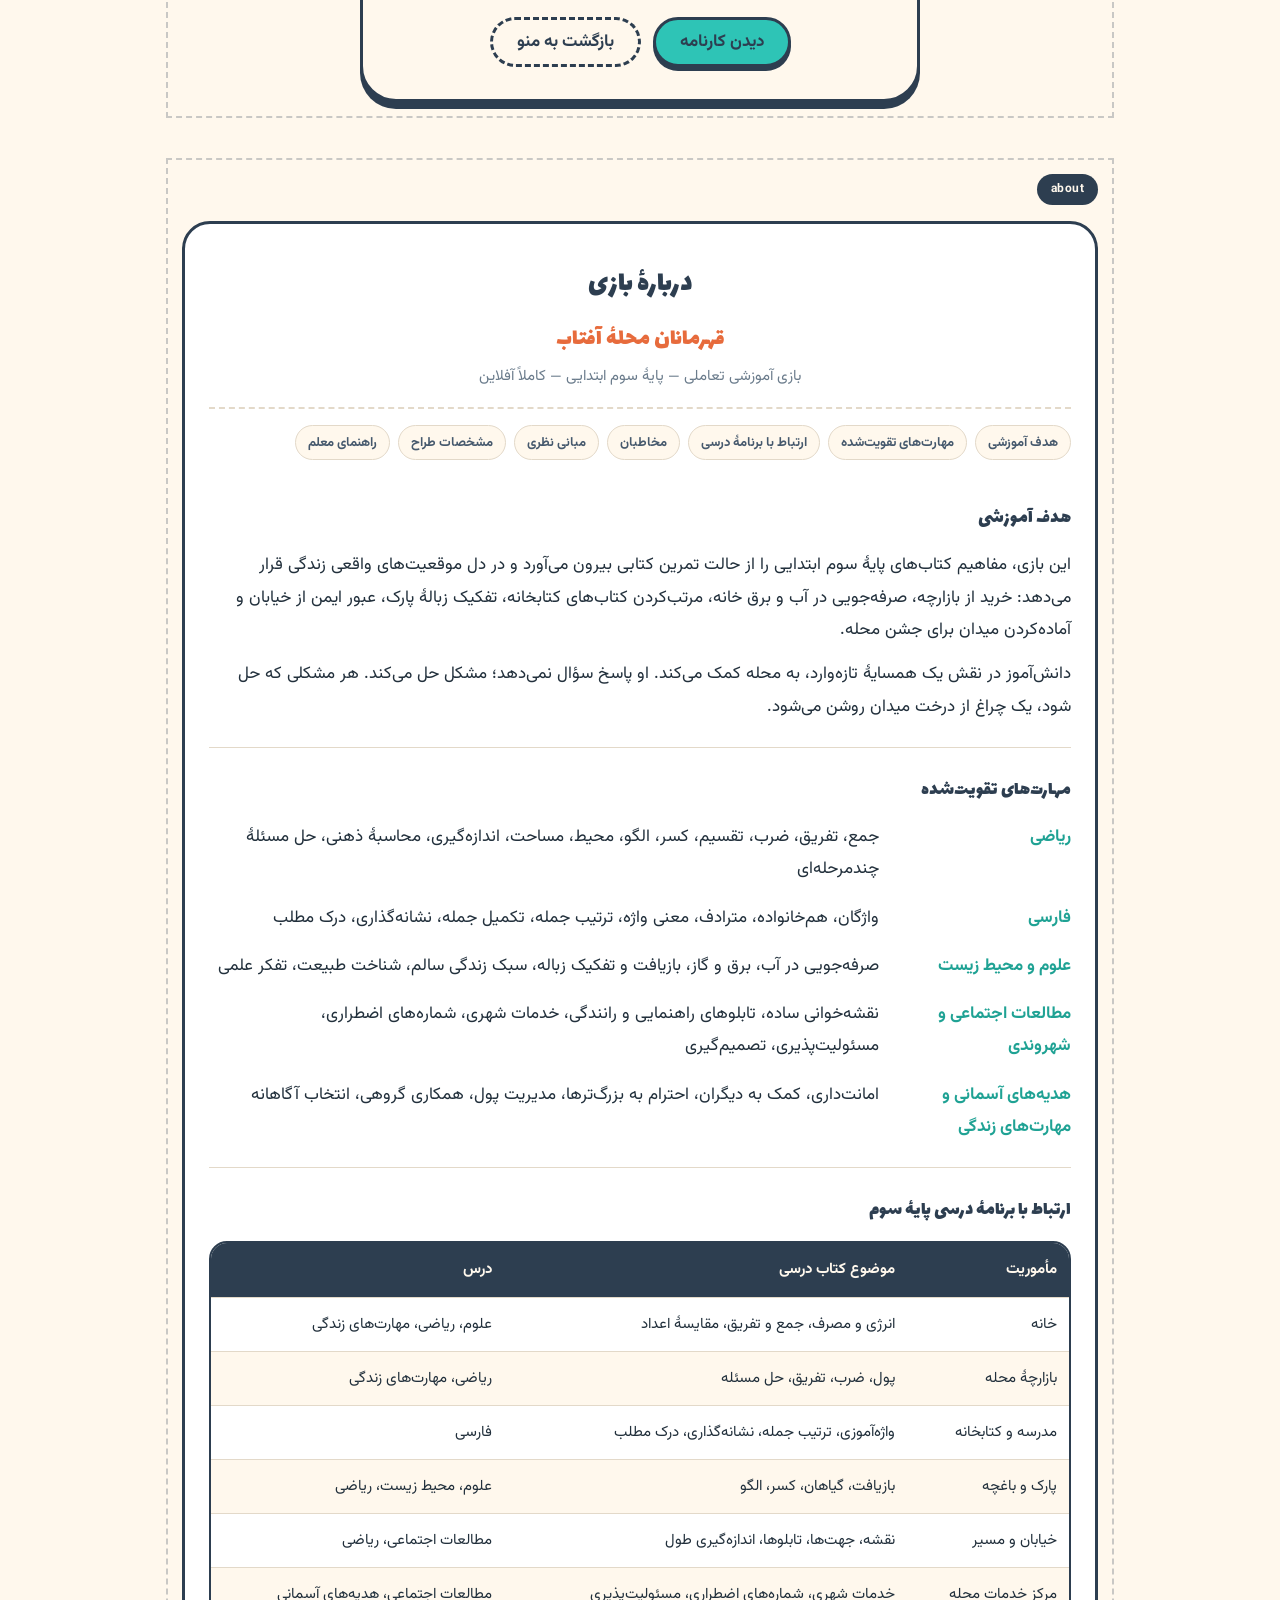
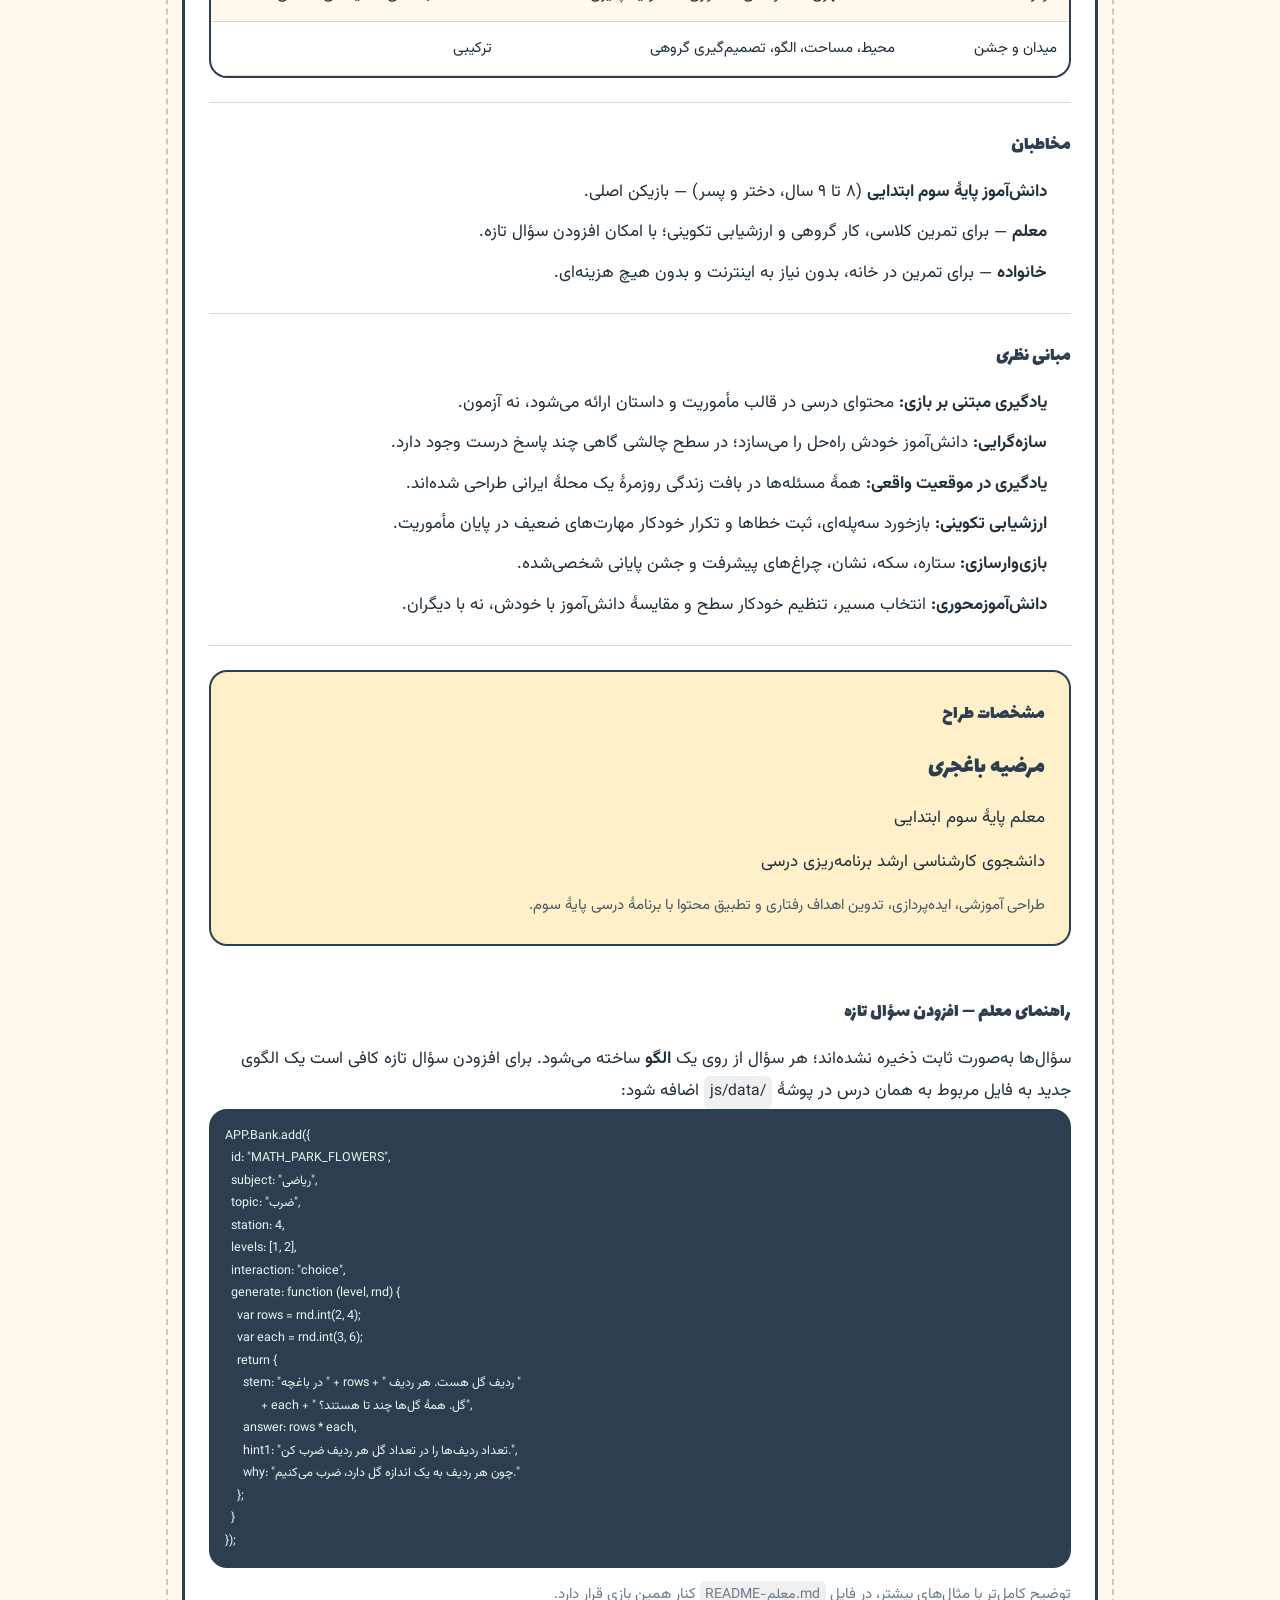
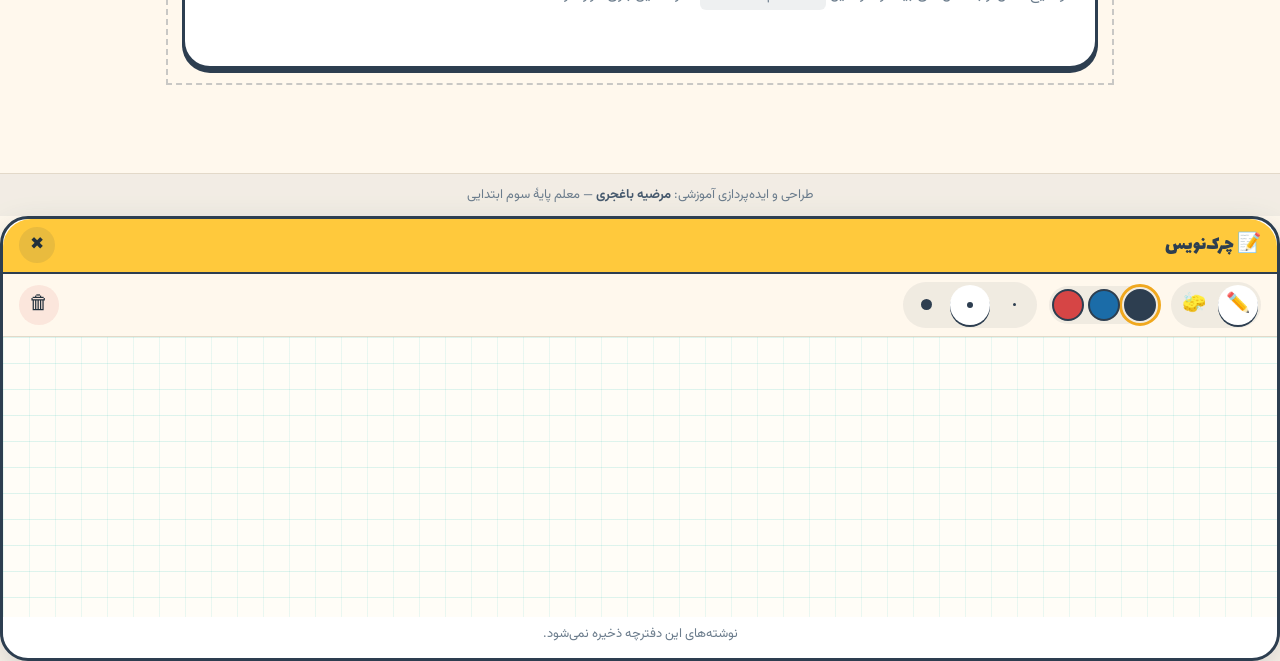
<file: preview.html>
<!DOCTYPE html>
<!--
  ============================================================
  قهرمانان محلهٔ آفتاب
  بازی آموزشی تعاملی — پایهٔ سوم ابتدایی
  طراحی و ایده‌پردازی آموزشی: مرضیه باغجری
  ------------------------------------------------------------
  فایل: index.html   (فاز ۱ — اسکلت کامل صفحه‌ها)
  نکته: تمام صفحه‌ها در همین یک فایل هستند و با ویژگی hidden
  پنهان/آشکار می‌شوند. هیچ کتابخانهٔ بیرونی استفاده نشده است.
  ============================================================
-->
<html lang="fa" dir="rtl">
<head>
  <meta charset="UTF-8">
  <meta name="viewport" content="width=device-width, initial-scale=1, viewport-fit=cover">
  <meta name="description" content="بازی آموزشی تعاملی پایهٔ سوم ابتدایی — ریاضی، فارسی، علوم، مطالعات اجتماعی و مهارت‌های زندگی">
  <meta name="author" content="مرضیه باغجری">
  <meta name="theme-color" content="#2D3E50">
  <title>پیش‌نمایش ظاهر — قهرمانان محلهٔ آفتاب</title>

  <link rel="stylesheet" href="css/01-reset.css">
  <link rel="stylesheet" href="css/02-tokens.css">
  <link rel="stylesheet" href="css/03-base.css">
  <link rel="stylesheet" href="css/04-components.css">
  <link rel="stylesheet" href="css/05-screens.css">
  <link rel="stylesheet" href="css/06-animations.css">
  <style id="preview-only">
    /* فقط برای این فایل پیش‌نمایش — بخشی از بازی نیست */
    .screen { outline: 2px dashed rgba(45,62,80,.25); outline-offset: 14px;
              margin-bottom: 72px; animation: none; }
    .screen::before { content: attr(data-screen); display: block; align-self: flex-start;
              background: #2D3E50; color: #FFF8ED; font-size: .72rem; font-weight: 700;
              padding: 4px 14px; border-radius: 999px; letter-spacing: .04em; }
    .screen--splash { min-height: 520px; }
    .scratchpad { position: static; width: auto; margin-bottom: 40px; animation: none; }
    .fab { position: static; align-self: flex-start; }
  </style>
</head>

<body>

<noscript>
  <div class="noscript-box">
    برای اجرای این بازی، جاوااسکریپت مرورگر باید روشن باشد.
  </div>
</noscript>

<!-- پیوند پرش برای دسترسی‌پذیری با صفحه‌کلید -->
<a class="skip-link" href="#main">رفتن به محتوای اصلی</a>

<!-- ناحیهٔ اعلام برای صفحه‌خوان‌ها -->
<p id="sr-announcer" class="sr-only" aria-live="polite" aria-atomic="true"></p>

<div id="app">

  <!-- ================================================== -->
  <!-- نوار بالا — فقط در صفحه‌های داخل بازی دیده می‌شود   -->
  <!-- ================================================== -->
  <header id="topbar" class="topbar">
    <button type="button" id="btn-back" class="icon-btn" aria-label="بازگشت">
      <span aria-hidden="true">→</span>
    </button>

    <div class="topbar__title">
      <span id="topbar-place" class="topbar__place">محلهٔ آفتاب</span>
      <span id="topbar-sub" class="topbar__sub"></span>
    </div>

    <div class="topbar__stats">
      <span class="stat" title="سکه‌ها">
        <span class="stat__icon" aria-hidden="true">🪙</span>
        <span class="stat__num" id="stat-coins" aria-label="سکه">۰</span>
      </span>
      <span class="stat" title="ستاره‌ها">
        <span class="stat__icon" aria-hidden="true">⭐</span>
        <span class="stat__num" id="stat-stars" aria-label="ستاره">۰</span>
      </span>
      <span class="stat" title="چراغ‌های روشن‌شده">
        <span class="stat__icon" aria-hidden="true">💡</span>
        <span class="stat__num" id="stat-lamps" aria-label="چراغ روشن">۰/۷</span>
      </span>
    </div>

    <button type="button" id="btn-settings" class="icon-btn" aria-label="تنظیمات">
      <span aria-hidden="true">⚙</span>
    </button>
  </header>

  <!-- ================================================== -->
  <!-- محتوای اصلی — همهٔ صفحه‌ها                          -->
  <!-- ================================================== -->
  <main id="main">

    <!-- ============ صفحهٔ ۱: معرفی طراح (Splash) ============ -->
    <section id="screen-splash" class="screen screen--splash" data-screen="splash" aria-label="صفحهٔ آغازین">
      <div class="splash__sky" aria-hidden="true">
        <span class="splash__sun"></span>
        <span class="splash__cloud splash__cloud--1"></span>
        <span class="splash__cloud splash__cloud--2"></span>
      </div>

      <div class="splash__card">
        <p class="splash__eyebrow">طراحی و ایده‌پردازی آموزشی</p>
        <h1 class="splash__name">مرضیه باغجری</h1>
        <p class="splash__role">معلم پایهٔ سوم ابتدایی</p>
        <p class="splash__role splash__role--small">دانشجوی کارشناسی ارشد برنامه‌ریزی درسی</p>

        <hr class="splash__rule">

        <p class="splash__game">قهرمانان محلهٔ آفتاب</p>
        <p class="splash__tag">بازی آموزشی تعاملی — پایهٔ سوم ابتدایی</p>
      </div>

      <button type="button" id="btn-skip-splash" class="btn btn--ghost splash__skip">
        رد کردن
      </button>

      <div class="splash__loader" aria-hidden="true"><span></span></div>
    </section>

    <!-- ============ صفحهٔ ۲: منوی اصلی ============ -->
    <section id="screen-menu" class="screen screen--menu" data-screen="menu" aria-label="منوی اصلی">
      <div class="menu__hero">
        <div id="menu-tree" class="menu__tree" aria-hidden="true"><!-- درخت SVG — فاز ۹ --></div>
        <h1 class="menu__title">قهرمانان محلهٔ آفتاب</h1>
        <p class="menu__welcome" id="menu-welcome"></p>
      </div>

      <nav class="menu__actions" aria-label="گزینه‌های بازی">
        <button type="button" id="btn-continue" class="btn btn--primary btn--big" hidden>
          <span aria-hidden="true">▶</span> ادامهٔ بازی
        </button>
        <button type="button" id="btn-new-game" class="btn btn--primary btn--big">
          <span aria-hidden="true">🌟</span> شروع بازی
        </button>
        <button type="button" id="btn-free-mode" class="btn btn--secondary">
          <span aria-hidden="true">🗺</span> کوچه‌گردی آزاد
        </button>
        <button type="button" id="btn-open-report" class="btn btn--secondary">
          <span aria-hidden="true">📋</span> کارنامهٔ من
        </button>
        <button type="button" id="btn-open-shop" class="btn btn--secondary">
          <span aria-hidden="true">🎈</span> فروشگاه تزیین
        </button>
        <button type="button" id="btn-open-about" class="btn btn--ghost">
          <span aria-hidden="true">ℹ</span> دربارهٔ بازی
        </button>
      </nav>
    </section>

    <!-- ============ صفحهٔ ۳: ساخت شخصیت ============ -->
    <section id="screen-profile" class="screen screen--profile" data-screen="profile" aria-label="ساخت شخصیت">
      <h2 class="screen__title">خودت را بساز</h2>

      <div class="speech speech--intro">
        <div class="speech__avatar" aria-hidden="true">🐦</div>
        <p class="speech__text">سلام! من فندقم، گنجشک محلهٔ آفتاب. اسمت چیست؟</p>
      </div>

      <div class="field">
        <label class="field__label" for="input-name">اسم تو</label>
        <input type="text" id="input-name" class="field__input" maxlength="12"
               autocomplete="off" placeholder="مثلاً: زهرا" aria-describedby="name-hint">
        <p class="field__hint" id="name-hint">این اسم در همهٔ صفحه‌های بازی استفاده می‌شود.</p>
      </div>

      <fieldset class="avatar-picker">
        <legend class="field__label">چهرک خودت را انتخاب کن</legend>
        <div id="avatar-list" class="avatar-picker__list" role="radiogroup" aria-label="انتخاب چهرک">
          <!-- ۶ چهرک — با جاوااسکریپت ساخته می‌شود (فاز ۸) -->
        </div>
      </fieldset>

      <fieldset class="level-picker">
        <legend class="field__label">سختی بازی</legend>
        <div id="level-list" class="level-picker__list" role="radiogroup" aria-label="انتخاب سطح">
          <button type="button" class="level-chip is-selected" role="radio" aria-checked="true" data-level="1">
            <span class="level-chip__dot" data-color="green" aria-hidden="true"></span>
            <span class="level-chip__name">آسان</span>
          </button>
          <button type="button" class="level-chip" role="radio" aria-checked="false" data-level="2">
            <span class="level-chip__dot" data-color="yellow" aria-hidden="true"></span>
            <span class="level-chip__name">متوسط</span>
          </button>
          <button type="button" class="level-chip" role="radio" aria-checked="false" data-level="3">
            <span class="level-chip__dot" data-color="red" aria-hidden="true"></span>
            <span class="level-chip__name">چالشی</span>
          </button>
        </div>
        <p class="field__hint">نگران نباش؛ بازی خودش را با تو هماهنگ می‌کند.</p>
      </fieldset>

      <button type="button" id="btn-start-adventure" class="btn btn--primary btn--big">
        برویم به محله <span aria-hidden="true">←</span>
      </button>
    </section>

    <!-- ============ صفحهٔ ۴: نقشهٔ محله ============ -->
    <section id="screen-map" class="screen screen--map" data-screen="map" aria-label="نقشهٔ محله">
      <div class="map__header">
        <h2 class="screen__title" id="map-title">محلهٔ آفتاب</h2>
        <p class="map__subtitle" id="map-subtitle">یک مکان را انتخاب کن و کمک کن.</p>
      </div>

      <!-- درخت هفت‌چراغ: نمایشگر پیشرفت کلی -->
      <div class="lamp-tree" role="img" aria-labelledby="lamp-tree-label">
        <p id="lamp-tree-label" class="sr-only">درخت میدان، تعداد چراغ‌های روشن‌شده</p>
        <div id="lamp-tree-canvas" class="lamp-tree__canvas" aria-hidden="true"><!-- SVG — فاز ۹ --></div>
        <ul id="lamp-list" class="lamp-tree__lamps" aria-hidden="true">
          <!-- ۷ چراغ — با جاوااسکریپت ساخته می‌شود -->
        </ul>
      </div>

      <!-- ۷ ایستگاه محله -->
      <ul id="station-list" class="station-grid">
        <!-- کارت ایستگاه‌ها — با جاوااسکریپت ساخته می‌شود (فاز ۸) -->
      </ul>
    </section>

    <!-- ============ صفحهٔ ۵: مأموریت (زمین بازی) ============ -->
    <section id="screen-mission" class="screen screen--mission" data-screen="mission" aria-label="مأموریت">

      <!-- نوار پیشرفت فعالیت‌های همین مأموریت -->
      <div class="mission__progress">
        <ol id="step-dots" class="step-dots" aria-label="پیشرفت مأموریت">
          <!-- نقطهٔ هر فعالیت — با جاوااسکریپت ساخته می‌شود -->
        </ol>
      </div>

      <!-- حرف فندق / موقعیت داستانی -->
      <div class="speech" id="mission-speech">
        <div class="speech__avatar" aria-hidden="true">🐦</div>
        <p class="speech__text" id="mission-story"></p>
      </div>

      <!-- صورت سؤال -->
      <div class="question">
        <p class="question__stem" id="q-stem"></p>
        <div class="question__visual" id="q-visual" aria-hidden="true"></div>
      </div>

      <!-- ناحیهٔ تعامل: انتخابی، کشیدنی، مرتب‌سازی، وصل‌کردن، صفحه‌کلید عددی -->
      <div class="interaction" id="q-interaction" data-interaction=""></div>

      <!-- بازخورد آموزشی سه‌پله -->
      <div class="feedback" id="feedback-panel" role="status" aria-live="polite" hidden>
        <div class="feedback__icon" id="feedback-icon" aria-hidden="true"></div>
        <p class="feedback__text" id="feedback-text"></p>
        <div class="feedback__steps" id="feedback-steps"></div>
      </div>

      <!-- دکمه‌های پایین -->
      <div class="mission__bar">
        <button type="button" id="btn-hint" class="btn btn--ghost">
          <span aria-hidden="true">💭</span> کمک می‌خواهم
        </button>
        <button type="button" id="btn-check" class="btn btn--primary" disabled>
          بررسی پاسخ
        </button>
        <button type="button" id="btn-next" class="btn btn--primary" hidden>
          ادامه <span aria-hidden="true">←</span>
        </button>
      </div>

      <!-- دکمهٔ چرک‌نویس؛ فقط در فعالیت‌های ریاضی نمایش داده می‌شود -->
      <button type="button" id="btn-scratchpad" class="fab" aria-expanded="false"
              aria-controls="scratchpad">
        <span aria-hidden="true">📝</span>
        <span class="fab__label">چرک‌نویس</span>
      </button>
    </section>

    <!-- ============ صفحهٔ ۶: فروشگاه تزیین ============ -->
    <section id="screen-shop" class="screen screen--shop" data-screen="shop" aria-label="فروشگاه تزیین میدان">
      <h2 class="screen__title">فروشگاه تزیین میدان</h2>
      <p class="screen__lead">با سکه‌هایت میدان جشن را همان‌طور که دوست داری بساز.</p>

      <div class="shop__purse">
        <span aria-hidden="true">🪙</span>
        <span>سکه‌های تو: <strong id="shop-coins">۰</strong></span>
      </div>

      <div class="shop__layout">
        <!-- پیش‌نمایش زندهٔ میدان -->
        <div class="shop__preview">
          <h3 class="shop__preview-title">میدان تو</h3>
          <div id="square-preview" class="square-preview" role="img" aria-label="پیش‌نمایش میدان جشن"></div>
        </div>

        <!-- قفسهٔ کالاها -->
        <div class="shop__aisle">
          <div class="tabs" role="tablist" aria-label="دسته‌های تزیین">
            <button type="button" class="tab is-active" role="tab" aria-selected="true" data-shop-tab="lights">چراغانی</button>
            <button type="button" class="tab" role="tab" aria-selected="false" data-shop-tab="balloons">بادکنک</button>
            <button type="button" class="tab" role="tab" aria-selected="false" data-shop-tab="carpet">فرش</button>
            <button type="button" class="tab" role="tab" aria-selected="false" data-shop-tab="stage">سن و غرفه</button>
          </div>
          <ul id="shop-items" class="shop__items" role="tabpanel" aria-label="کالاهای این دسته">
            <!-- کالاها — با جاوااسکریپت ساخته می‌شود -->
          </ul>
        </div>
      </div>
    </section>

    <!-- ============ صفحهٔ ۷: کارنامهٔ قهرمان ============ -->
    <section id="screen-report" class="screen screen--report" data-screen="report" aria-label="کارنامهٔ قهرمان">

      <div class="report" id="report-sheet">
        <header class="report__head">
          <h2 class="report__title">کارنامهٔ قهرمان</h2>
          <p class="report__student">
            <span id="report-name"></span> — پایهٔ سوم ابتدایی
          </p>
          <p class="report__date" id="report-date"></p>
        </header>

        <!-- نوار مهارت به تفکیک درس -->
        <section class="report__block">
          <h3 class="report__h3">مهارت‌های من</h3>
          <ul id="skill-bars" class="skill-bars">
            <!-- نوار هر درس — با جاوااسکریپت ساخته می‌شود -->
          </ul>
        </section>

        <!-- نقاط قوت -->
        <section class="report__block">
          <h3 class="report__h3">این کارها را خیلی خوب انجام دادی</h3>
          <ul id="report-strengths" class="tick-list tick-list--good"></ul>
        </section>

        <!-- تمرین بیشتر -->
        <section class="report__block">
          <h3 class="report__h3">این‌ها را بیشتر تمرین کن</h3>
          <ul id="report-practice" class="tick-list tick-list--practice"></ul>
        </section>

        <!-- نشان‌ها -->
        <section class="report__block">
          <h3 class="report__h3">نشان‌های من</h3>
          <ul id="badge-list" class="badge-list"></ul>
        </section>

        <footer class="report__foot">
          طراحی و ایده‌پردازی آموزشی: مرضیه باغجری — معلم پایهٔ سوم ابتدایی
        </footer>
      </div>

      <div class="report__actions no-print">
        <button type="button" id="btn-print-report" class="btn btn--secondary">
          <span aria-hidden="true">🖨</span> چاپ کارنامه
        </button>
        <button type="button" id="btn-report-back" class="btn btn--ghost">بازگشت</button>
      </div>
    </section>

    <!-- ============ صفحهٔ ۸: جشن پایان ============ -->
    <section id="screen-celebration" class="screen screen--celebration" data-screen="celebration" aria-label="جشن محله">
      <canvas id="confetti-canvas" class="confetti" aria-hidden="true"></canvas>

      <div class="celebration__box">
        <div id="celebration-square" class="celebration__square" role="img" aria-label="میدان تزیین‌شدهٔ تو"></div>
        <h2 class="celebration__title">جشن آفتاب برپا شد!</h2>
        <p class="celebration__text" id="celebration-text"></p>
        <div class="celebration__medal" aria-hidden="true">🏅</div>
        <p class="celebration__badge">نشان «قهرمان محله»</p>

        <div class="celebration__actions">
          <button type="button" id="btn-celebration-report" class="btn btn--primary">دیدن کارنامه</button>
          <button type="button" id="btn-celebration-menu" class="btn btn--ghost">بازگشت به منو</button>
        </div>
      </div>
    </section>

    <!-- ============ صفحهٔ ۹: دربارهٔ بازی ============ -->
    <section id="screen-about" class="screen screen--about" data-screen="about" aria-label="دربارهٔ بازی">
      <article class="about">

        <header class="about__head">
          <h2 class="about__title">دربارهٔ بازی</h2>
          <p class="about__game">قهرمانان محلهٔ آفتاب</p>
          <p class="about__tag">بازی آموزشی تعاملی — پایهٔ سوم ابتدایی — کاملاً آفلاین</p>
        </header>

        <nav class="about__toc" aria-label="فهرست دربارهٔ بازی">
          <a href="#about-goal">هدف آموزشی</a>
          <a href="#about-skills">مهارت‌های تقویت‌شده</a>
          <a href="#about-curriculum">ارتباط با برنامهٔ درسی</a>
          <a href="#about-audience">مخاطبان</a>
          <a href="#about-theory">مبانی نظری</a>
          <a href="#about-designer">مشخصات طراح</a>
          <a href="#about-teacher">راهنمای معلم</a>
        </nav>

        <section class="about__block" id="about-goal">
          <h3 class="about__h3">هدف آموزشی</h3>
          <p>
            این بازی، مفاهیم کتاب‌های پایهٔ سوم ابتدایی را از حالت تمرین کتابی بیرون می‌آورد و
            در دل موقعیت‌های واقعی زندگی قرار می‌دهد: خرید از بازارچه، صرفه‌جویی در آب و برق خانه،
            مرتب‌کردن کتاب‌های کتابخانه، تفکیک زبالهٔ پارک، عبور ایمن از خیابان و آماده‌کردن میدان برای جشن محله.
          </p>
          <p>
            دانش‌آموز در نقش یک همسایهٔ تازه‌وارد، به محله کمک می‌کند. او پاسخ سؤال نمی‌دهد؛
            مشکل حل می‌کند. هر مشکلی که حل شود، یک چراغ از درخت میدان روشن می‌شود.
          </p>
        </section>

        <section class="about__block" id="about-skills">
          <h3 class="about__h3">مهارت‌های تقویت‌شده</h3>
          <dl class="about__dl">
            <dt>ریاضی</dt>
            <dd>جمع، تفریق، ضرب، تقسیم، کسر، الگو، محیط، مساحت، اندازه‌گیری، محاسبهٔ ذهنی، حل مسئلهٔ چندمرحله‌ای</dd>

            <dt>فارسی</dt>
            <dd>واژگان، هم‌خانواده، مترادف، معنی واژه، ترتیب جمله، تکمیل جمله، نشانه‌گذاری، درک مطلب</dd>

            <dt>علوم و محیط زیست</dt>
            <dd>صرفه‌جویی در آب، برق و گاز، بازیافت و تفکیک زباله، سبک زندگی سالم، شناخت طبیعت، تفکر علمی</dd>

            <dt>مطالعات اجتماعی و شهروندی</dt>
            <dd>نقشه‌خوانی ساده، تابلوهای راهنمایی و رانندگی، خدمات شهری، شماره‌های اضطراری، مسئولیت‌پذیری، تصمیم‌گیری</dd>

            <dt>هدیه‌های آسمانی و مهارت‌های زندگی</dt>
            <dd>امانت‌داری، کمک به دیگران، احترام به بزرگ‌ترها، مدیریت پول، همکاری گروهی، انتخاب آگاهانه</dd>
          </dl>
        </section>

        <section class="about__block" id="about-curriculum">
          <h3 class="about__h3">ارتباط با برنامهٔ درسی پایهٔ سوم</h3>
          <div class="table-wrap">
            <table class="about__table">
              <caption class="sr-only">جدول تطبیق مأموریت‌های بازی با موضوع‌های کتاب درسی پایهٔ سوم</caption>
              <thead>
                <tr>
                  <th scope="col">مأموریت</th>
                  <th scope="col">موضوع کتاب درسی</th>
                  <th scope="col">درس</th>
                </tr>
              </thead>
              <tbody>
                <tr>
                  <td>خانه</td>
                  <td>انرژی و مصرف، جمع و تفریق، مقایسهٔ اعداد</td>
                  <td>علوم، ریاضی، مهارت‌های زندگی</td>
                </tr>
                <tr>
                  <td>بازارچهٔ محله</td>
                  <td>پول، ضرب، تفریق، حل مسئله</td>
                  <td>ریاضی، مهارت‌های زندگی</td>
                </tr>
                <tr>
                  <td>مدرسه و کتابخانه</td>
                  <td>واژه‌آموزی، ترتیب جمله، نشانه‌گذاری، درک مطلب</td>
                  <td>فارسی</td>
                </tr>
                <tr>
                  <td>پارک و باغچه</td>
                  <td>بازیافت، گیاهان، کسر، الگو</td>
                  <td>علوم، محیط زیست، ریاضی</td>
                </tr>
                <tr>
                  <td>خیابان و مسیر</td>
                  <td>نقشه، جهت‌ها، تابلوها، اندازه‌گیری طول</td>
                  <td>مطالعات اجتماعی، ریاضی</td>
                </tr>
                <tr>
                  <td>مرکز خدمات محله</td>
                  <td>خدمات شهری، شماره‌های اضطراری، مسئولیت‌پذیری</td>
                  <td>مطالعات اجتماعی، هدیه‌های آسمانی</td>
                </tr>
                <tr>
                  <td>میدان و جشن</td>
                  <td>محیط، مساحت، الگو، تصمیم‌گیری گروهی</td>
                  <td>ترکیبی</td>
                </tr>
              </tbody>
            </table>
          </div>
        </section>

        <section class="about__block" id="about-audience">
          <h3 class="about__h3">مخاطبان</h3>
          <ul class="about__ul">
            <li><strong>دانش‌آموز پایهٔ سوم ابتدایی</strong> (۸ تا ۹ سال، دختر و پسر) — بازیکن اصلی.</li>
            <li><strong>معلم</strong> — برای تمرین کلاسی، کار گروهی و ارزشیابی تکوینی؛ با امکان افزودن سؤال تازه.</li>
            <li><strong>خانواده</strong> — برای تمرین در خانه، بدون نیاز به اینترنت و بدون هیچ هزینه‌ای.</li>
          </ul>
        </section>

        <section class="about__block" id="about-theory">
          <h3 class="about__h3">مبانی نظری</h3>
          <ul class="about__ul">
            <li><strong>یادگیری مبتنی بر بازی:</strong> محتوای درسی در قالب مأموریت و داستان ارائه می‌شود، نه آزمون.</li>
            <li><strong>سازه‌گرایی:</strong> دانش‌آموز خودش راه‌حل را می‌سازد؛ در سطح چالشی گاهی چند پاسخ درست وجود دارد.</li>
            <li><strong>یادگیری در موقعیت واقعی:</strong> همهٔ مسئله‌ها در بافت زندگی روزمرهٔ یک محلهٔ ایرانی طراحی شده‌اند.</li>
            <li><strong>ارزشیابی تکوینی:</strong> بازخورد سه‌پله‌ای، ثبت خطاها و تکرار خودکار مهارت‌های ضعیف در پایان مأموریت.</li>
            <li><strong>بازی‌وارسازی:</strong> ستاره، سکه، نشان، چراغ‌های پیشرفت و جشن پایانی شخصی‌شده.</li>
            <li><strong>دانش‌آموزمحوری:</strong> انتخاب مسیر، تنظیم خودکار سطح و مقایسهٔ دانش‌آموز با خودش، نه با دیگران.</li>
          </ul>
        </section>

        <section class="about__block about__block--designer" id="about-designer">
          <h3 class="about__h3">مشخصات طراح</h3>
          <p class="about__designer-name">مرضیه باغجری</p>
          <p>معلم پایهٔ سوم ابتدایی</p>
          <p>دانشجوی کارشناسی ارشد برنامه‌ریزی درسی</p>
          <p class="about__designer-note">
            طراحی آموزشی، ایده‌پردازی، تدوین اهداف رفتاری و تطبیق محتوا با برنامهٔ درسی پایهٔ سوم.
          </p>
        </section>

        <section class="about__block" id="about-teacher">
          <h3 class="about__h3">راهنمای معلم — افزودن سؤال تازه</h3>
          <p>
            سؤال‌ها به‌صورت ثابت ذخیره نشده‌اند؛ هر سؤال از روی یک <strong>الگو</strong> ساخته می‌شود.
            برای افزودن سؤال تازه کافی است یک الگوی جدید به فایل مربوط به همان درس در پوشهٔ
            <code>js/data/</code> اضافه شود:
          </p>
          <pre class="code-sample" dir="ltr"><code>APP.Bank.add({
  id: "MATH_PARK_FLOWERS",
  subject: "ریاضی",
  topic: "ضرب",
  station: 4,
  levels: [1, 2],
  interaction: "choice",
  generate: function (level, rnd) {
    var rows = rnd.int(2, 4);
    var each = rnd.int(3, 6);
    return {
      stem: "در باغچه " + rows + " ردیف گل هست. هر ردیف "
            + each + " گل. همهٔ گل‌ها چند تا هستند؟",
      answer: rows * each,
      hint1: "تعداد ردیف‌ها را در تعداد گل هر ردیف ضرب کن.",
      why: "چون هر ردیف به یک اندازه گل دارد، ضرب می‌کنیم."
    };
  }
});</code></pre>
          <p class="about__note">
            توضیح کامل‌تر با مثال‌های بیشتر، در فایل <code>README-معلم.md</code> کنار همین بازی قرار دارد.
          </p>
        </section>

      </article>
    </section>

  </main>

  <!-- ================================================== -->
  <!-- فوتر ثابت همهٔ صفحه‌ها                              -->
  <!-- ================================================== -->
  <footer id="site-footer" class="site-footer">
    <p>طراحی و ایده‌پردازی آموزشی: <strong>مرضیه باغجری</strong> — معلم پایهٔ سوم ابتدایی</p>
  </footer>

</div><!-- /#app -->


<!-- ====================================================== -->
<!-- دفترچه حل مسئله (چرک‌نویس) — فقط در فعالیت‌های ریاضی   -->
<!-- ====================================================== -->
<div id="scratchpad" class="scratchpad" role="dialog" aria-modal="false"
     aria-labelledby="scratchpad-title">

  <div class="scratchpad__bar" id="scratchpad-handle">
    <h2 class="scratchpad__title" id="scratchpad-title">
      <span aria-hidden="true">📝</span> چرک‌نویس
    </h2>
    <button type="button" id="btn-close-scratchpad" class="icon-btn icon-btn--sm" aria-label="بستن چرک‌نویس">
      <span aria-hidden="true">✖</span>
    </button>
  </div>

  <div class="scratchpad__tools" role="toolbar" aria-label="ابزارهای چرک‌نویس">
    <div class="tool-group" role="radiogroup" aria-label="ابزار">
      <button type="button" class="tool is-active" data-tool="pen" role="radio" aria-checked="true" aria-label="قلم">
        <span aria-hidden="true">✏️</span>
      </button>
      <button type="button" class="tool" data-tool="eraser" role="radio" aria-checked="false" aria-label="پاک‌کن">
        <span aria-hidden="true">🧽</span>
      </button>
    </div>

    <div class="tool-group" role="radiogroup" aria-label="رنگ قلم">
      <button type="button" class="swatch is-active" data-color="#2D3E50" role="radio" aria-checked="true" aria-label="مشکی"></button>
      <button type="button" class="swatch" data-color="#1B6CA8" role="radio" aria-checked="false" aria-label="آبی"></button>
      <button type="button" class="swatch" data-color="#D64545" role="radio" aria-checked="false" aria-label="قرمز"></button>
    </div>

    <div class="tool-group" role="radiogroup" aria-label="ضخامت قلم">
      <button type="button" class="width-btn" data-width="3" role="radio" aria-checked="false" aria-label="نازک">
        <span class="width-btn__dot" style="--w:3px" aria-hidden="true"></span>
      </button>
      <button type="button" class="width-btn is-active" data-width="6" role="radio" aria-checked="true" aria-label="متوسط">
        <span class="width-btn__dot" style="--w:6px" aria-hidden="true"></span>
      </button>
      <button type="button" class="width-btn" data-width="11" role="radio" aria-checked="false" aria-label="ضخیم">
        <span class="width-btn__dot" style="--w:11px" aria-hidden="true"></span>
      </button>
    </div>

    <button type="button" id="btn-clear-scratchpad" class="tool tool--danger" aria-label="پاک‌کردن کامل">
      <span aria-hidden="true">🗑</span>
    </button>
  </div>

  <canvas id="scratchpad-canvas" class="scratchpad__canvas"
          aria-label="ناحیهٔ نوشتن چرک‌نویس. اینجا با ماوس یا انگشت می‌توانی محاسبه کنی."></canvas>

  <p class="scratchpad__note">نوشته‌های این دفترچه ذخیره نمی‌شود.</p>
</div>


<!-- ====================================================== -->
<!-- پنجرهٔ تنظیمات                                         -->
<!-- ====================================================== -->
<div id="settings-modal" class="modal" role="dialog" aria-modal="true"
     aria-labelledby="settings-title" hidden>
  <div class="modal__backdrop" data-close-modal></div>

  <div class="modal__box">
    <h2 class="modal__title" id="settings-title">تنظیمات</h2>

    <ul class="settings-list">
      <li class="settings-row">
        <span class="settings-row__label" id="lbl-sound">صدای بازی</span>
        <button type="button" id="toggle-sound" class="switch" role="switch"
                aria-checked="true" aria-labelledby="lbl-sound">
          <span class="switch__knob" aria-hidden="true"></span>
        </button>
      </li>

      <li class="settings-row">
        <span class="settings-row__label" id="lbl-motion">کم‌کردن حرکت و انیمیشن</span>
        <button type="button" id="toggle-motion" class="switch" role="switch"
                aria-checked="false" aria-labelledby="lbl-motion">
          <span class="switch__knob" aria-hidden="true"></span>
        </button>
      </li>

      <li class="settings-row">
        <span class="settings-row__label" id="lbl-textsize">متن بزرگ‌تر</span>
        <button type="button" id="toggle-textsize" class="switch" role="switch"
                aria-checked="false" aria-labelledby="lbl-textsize">
          <span class="switch__knob" aria-hidden="true"></span>
        </button>
      </li>

      <li class="settings-row settings-row--stack">
        <span class="settings-row__label" id="lbl-level">سختی بازی</span>
        <div class="level-picker__list" role="radiogroup" aria-labelledby="lbl-level" id="settings-level">
          <button type="button" class="level-chip" role="radio" aria-checked="false" data-level="1">آسان</button>
          <button type="button" class="level-chip" role="radio" aria-checked="false" data-level="2">متوسط</button>
          <button type="button" class="level-chip" role="radio" aria-checked="false" data-level="3">چالشی</button>
        </div>
      </li>
    </ul>

    <div class="modal__actions">
      <button type="button" id="btn-reset-progress" class="btn btn--danger-ghost">شروع دوبارهٔ همه‌چیز</button>
      <button type="button" id="btn-close-settings" class="btn btn--primary">بستن</button>
    </div>
  </div>
</div>


<!-- ====================================================== -->
<!-- پنجرهٔ پیام (تأیید، پایان مأموریت، هشدار)              -->
<!-- ====================================================== -->
<div id="dialog-modal" class="modal" role="dialog" aria-modal="true"
     aria-labelledby="dialog-title" aria-describedby="dialog-text" hidden>
  <div class="modal__backdrop" data-close-modal></div>

  <div class="modal__box modal__box--sm">
    <div class="modal__icon" id="dialog-icon" aria-hidden="true"></div>
    <h2 class="modal__title" id="dialog-title"></h2>
    <p class="modal__text" id="dialog-text"></p>
    <div class="modal__stars" id="dialog-stars" aria-hidden="true"></div>
    <div class="modal__actions" id="dialog-actions"></div>
  </div>
</div>


<!-- پیام کوتاه شناور (نشان تازه، سکه، …) -->
<div id="toast" class="toast" role="status" aria-live="polite" hidden></div>


<!-- ====================================================== -->
<!-- بارگذاری اسکریپت‌ها به ترتیب                            -->
<!-- بدون type="module" تا با دابل‌کلیک روی همین فایل        -->
<!-- (پروتکل file://) هم بدون خطا اجرا شود.                 -->
<!-- ====================================================== -->

<!-- هسته -->

<!-- داده و بانک الگوهای سؤال -->

<!-- موتور بازی -->

<!-- رابط کاربری -->

<!-- صفحه‌ها -->

<!-- راه‌اندازی -->

</body>
</html>
</file>
<file: css/02-tokens.css>
/* ============================================================
   قهرمانان محلهٔ آفتاب
   فایل ۲ از ۶ — نشانه‌های طراحی (Tokens)
   همهٔ رنگ‌ها، فونت‌ها، فاصله‌ها و سایه‌ها فقط اینجا تعریف می‌شوند.
   برای تغییر ظاهر بازی، فقط همین فایل را عوض کنید.
   ============================================================ */

/* ---------- فونت‌ها (محلی، بدون اینترنت) ---------- */

/* وزیرمتن با ارقام فارسی: عدد ۱۲۳ به‌طور خودکار ۱۲۳ فارسی نمایش داده می‌شود */
@font-face {
  font-family: "VazirFD";
  src: url("../assets/fonts/Vazirmatn-FD-Regular.woff2") format("woff2");
  font-weight: 400;
  font-style: normal;
  font-display: block;
}
@font-face {
  font-family: "VazirFD";
  src: url("../assets/fonts/Vazirmatn-FD-Medium.woff2") format("woff2");
  font-weight: 500;
  font-style: normal;
  font-display: block;
}
@font-face {
  font-family: "VazirFD";
  src: url("../assets/fonts/Vazirmatn-FD-Bold.woff2") format("woff2");
  font-weight: 700;
  font-style: normal;
  font-display: block;
}
@font-face {
  font-family: "VazirFD";
  src: url("../assets/fonts/Vazirmatn-FD-ExtraBold.woff2") format("woff2");
  font-weight: 800;
  font-style: normal;
  font-display: block;
}

/* وزیرمتن معمولی: فقط برای نمونه‌کدها، تا ارقام لاتین بمانند */
@font-face {
  font-family: "VazirPlain";
  src: url("../assets/fonts/Vazirmatn-Regular.woff2") format("woff2");
  font-weight: 400;
  font-style: normal;
  font-display: swap;
}

/* لاله‌زار: فونت نمایشی عنوان‌ها، برگرفته از تابلوهای قدیمی ایرانی */
@font-face {
  font-family: "Lalezar";
  src: url("../assets/fonts/Lalezar-Regular.woff2") format("woff2");
  font-weight: 400;
  font-style: normal;
  font-display: swap;
  unicode-range: U+0600-06FF, U+200C-200E, U+FB50-FDFF, U+FE70-FEFC;
}
@font-face {
  font-family: "Lalezar";
  src: url("../assets/fonts/Lalezar-Latin.woff2") format("woff2");
  font-weight: 400;
  font-style: normal;
  font-display: swap;
  unicode-range: U+0000-00FF, U+2000-206F;
}


:root {

  /* ---------- رنگ‌های اصلی ---------- */
  --c-navy:        #2D3E50;   /* آبی شب — خط دور و متن */
  --c-navy-soft:   #46596D;
  --c-sun:         #FFC93C;   /* زرد آفتابی — رنگ نشان بازی */
  --c-sun-deep:    #F0A81E;
  --c-teal:        #2EC4B6;   /* فیروزه‌ای — کنش اصلی */
  --c-teal-deep:   #1FA294;
  --c-orange:      #FF8A5B;   /* نارنجی — تأکید */
  --c-orange-deep: #E76B3C;
  --c-rose:        #E86A8B;   /* صورتی — جشن و بادکنک */
  --c-green:       #48B26A;   /* سبز — درست */
  --c-green-soft:  #DCF3E3;
  --c-amber-soft:  #FFF0C9;   /* پس‌زمینهٔ سرنخ */
  --c-red:         #D64545;   /* فقط برای هشدار، هرگز برای پاسخ اشتباه */

  /* ---------- خنثی‌ها ---------- */
  --c-cream:       #FFF8ED;   /* پس‌زمینهٔ کلی */
  --c-cream-deep:  #F6E9D6;
  --c-paper:       #FFFFFF;
  --c-ink:         #22303C;   /* متن اصلی */
  --c-muted:       #6B7C8C;   /* متن کم‌رنگ */
  --c-line-soft:   #E3D9C9;

  /* ---------- آسمان و زمین محله ---------- */
  --c-sky-top:     #BFE8F5;
  --c-sky-bottom:  #FFE9C4;
  --c-ground:      #F2E2C6;

  /* ---------- فونت ---------- */
  --font-body:    "VazirFD", "Vazirmatn", "IRANSans", Tahoma, sans-serif;
  --font-display: "Lalezar", "VazirFD", Tahoma, sans-serif;
  --font-plain:   "VazirPlain", Tahoma, sans-serif;
  --font-mono:    ui-monospace, SFMono-Regular, Menlo, Consolas, monospace;

  /* اندازهٔ پایه؛ با روشن‌کردن «متن بزرگ‌تر» تغییر می‌کند */
  --fs-root:  17px;

  --fs-xs:    0.78rem;
  --fs-sm:    0.9rem;
  --fs-md:    1rem;
  --fs-lg:    1.15rem;
  --fs-xl:    1.4rem;
  --fs-2xl:   1.75rem;
  --fs-3xl:   2.2rem;
  --fs-4xl:   2.9rem;

  --lh-tight: 1.3;
  --lh-body:  1.9;   /* فارسی به فاصلهٔ خطی بیشتری نیاز دارد */

  /* ---------- فاصله ---------- */
  --s-1:  4px;
  --s-2:  8px;
  --s-3:  12px;
  --s-4:  16px;
  --s-5:  24px;
  --s-6:  32px;
  --s-7:  48px;
  --s-8:  64px;

  /* ---------- گردی گوشه‌ها ---------- */
  --r-sm:   10px;
  --r-md:   18px;
  --r-lg:   28px;
  --r-xl:   36px;
  --r-pill: 999px;

  /* ---------- امضای بصری پروژه ---------- */
  /* خط دور ضخیم + سایهٔ سخت و بدون محو‌شدگی، مثل برچسب کتاب کودک */
  --line-w:      3px;
  --line:        var(--line-w) solid var(--c-navy);
  --line-thin:   2px solid var(--c-navy);
  --shadow-hard:    0 4px 0 var(--c-navy);
  --shadow-hard-sm: 0 3px 0 var(--c-navy);
  --shadow-hard-lg: 0 7px 0 var(--c-navy);
  --shadow-soft:    0 8px 24px rgba(45, 62, 80, 0.16);
  --shadow-lift:    0 14px 34px rgba(45, 62, 80, 0.22);

  /* ---------- حرکت ---------- */
  --t-fast:   130ms;
  --t-mid:    240ms;
  --t-slow:   420ms;
  --ease-out: cubic-bezier(0.22, 0.9, 0.3, 1);
  --ease-pop: cubic-bezier(0.34, 1.56, 0.64, 1);

  /* ---------- اندازه‌های ثابت ---------- */
  --topbar-h:  62px;
  --footer-h:  36px;
  --tap-min:   56px;   /* حداقل اندازهٔ لمس برای دست کودک */
  --page-max:  980px;

  /* ---------- لایه‌ها ---------- */
  --z-base:       1;
  --z-topbar:     20;
  --z-fab:        30;
  --z-scratchpad: 40;
  --z-modal:      50;
  --z-toast:      60;
}

/* حالت «متن بزرگ‌تر» از پنجرهٔ تنظیمات */
html.is-textlg {
  --fs-root: 20px;
}

/* حالت «کم‌کردن حرکت» از پنجرهٔ تنظیمات */
html.is-reduced-motion * {
  animation-duration: 0.001ms !important;
  animation-iteration-count: 1 !important;
  transition-duration: 0.001ms !important;
}
</file>
<file: css/03-base.css>
/* ============================================================
   قهرمانان محلهٔ آفتاب
   فایل ۳ از ۶ — پایه و چیدمان کلی
   شامل: بدنه، راست‌چین، نوار بالا، فوتر، تیترها، چاپ
   ============================================================ */

html {
  font-size: var(--fs-root);
  height: 100%;
}

body {
  min-height: 100%;
  font-family: var(--font-body);
  font-size: var(--fs-md);
  line-height: var(--lh-body);
  color: var(--c-ink);
  background: var(--c-cream);
  background-image:
    radial-gradient(circle at 12% 8%,  rgba(255, 201, 60, 0.20) 0, transparent 42%),
    radial-gradient(circle at 88% 4%,  rgba(46, 196, 182, 0.16) 0, transparent 38%),
    radial-gradient(circle at 50% 100%, rgba(255, 138, 91, 0.14) 0, transparent 46%);
  background-attachment: fixed;
  overflow-x: hidden;
}

/* ---------- پوستهٔ برنامه ---------- */

#app {
  display: flex;
  flex-direction: column;
  min-height: 100vh;
  min-height: 100dvh;
}

#main {
  flex: 1 1 auto;
  width: 100%;
  max-width: var(--page-max);
  margin-inline: auto;
  padding: var(--s-4);
  padding-bottom: var(--s-6);
}

/* هر صفحه یک بخش مستقل است؛ فقط یکی در هر لحظه دیده می‌شود */
.screen {
  display: flex;
  flex-direction: column;
  gap: var(--s-5);
  animation: screen-in var(--t-mid) var(--ease-out) both;
}

.screen[hidden],
[hidden] {
  display: none !important;
}

/* ---------- تیترها ---------- */

.screen__title {
  font-family: var(--font-display);
  font-size: var(--fs-2xl);
  font-weight: 400;
  line-height: var(--lh-tight);
  color: var(--c-navy);
  letter-spacing: 0;
}

.screen__lead {
  color: var(--c-muted);
  margin-top: calc(var(--s-2) * -1);
}

/* ---------- نوار بالا ---------- */

.topbar {
  position: sticky;
  top: 0;
  z-index: var(--z-topbar);
  display: flex;
  align-items: center;
  gap: var(--s-3);
  min-height: var(--topbar-h);
  padding: var(--s-2) var(--s-4);
  background: var(--c-navy);
  color: var(--c-cream);
  box-shadow: 0 3px 0 rgba(34, 48, 60, 0.25);
}

.topbar__title {
  display: flex;
  flex-direction: column;
  justify-content: center;
  min-width: 0;
  flex: 1 1 auto;
  line-height: 1.35;
}

.topbar__place {
  font-family: var(--font-display);
  font-size: var(--fs-lg);
  white-space: nowrap;
  overflow: hidden;
  text-overflow: ellipsis;
}

.topbar__sub {
  font-size: var(--fs-xs);
  color: rgba(255, 248, 237, 0.72);
  white-space: nowrap;
  overflow: hidden;
  text-overflow: ellipsis;
}

.topbar__stats {
  display: flex;
  align-items: center;
  gap: var(--s-2);
  flex: 0 0 auto;
}

.stat {
  display: inline-flex;
  align-items: center;
  gap: var(--s-1);
  padding: var(--s-1) var(--s-3);
  border-radius: var(--r-pill);
  background: rgba(255, 248, 237, 0.14);
  font-size: var(--fs-sm);
  font-weight: 700;
  white-space: nowrap;
}

.stat__icon {
  font-size: 1em;
  line-height: 1;
}

.stat__num {
  font-variant-numeric: tabular-nums;
  min-width: 1.6em;
  text-align: center;
}

/* وقتی عدد تغییر می‌کند، کوتاه می‌پرد */
.stat.is-bumping {
  animation: stat-bump var(--t-slow) var(--ease-pop);
}

/* ---------- فوتر ثابت با نام طراح ---------- */

.site-footer {
  flex: 0 0 auto;
  min-height: var(--footer-h);
  display: flex;
  align-items: center;
  justify-content: center;
  padding: var(--s-2) var(--s-4);
  background: rgba(45, 62, 80, 0.06);
  border-top: 1px solid var(--c-line-soft);
  font-size: var(--fs-xs);
  color: var(--c-muted);
  text-align: center;
}

.site-footer strong {
  color: var(--c-navy-soft);
  font-weight: 700;
}

/* ---------- دسترسی‌پذیری ---------- */

.sr-only {
  position: absolute;
  width: 1px;
  height: 1px;
  padding: 0;
  margin: -1px;
  overflow: hidden;
  clip: rect(0 0 0 0);
  clip-path: inset(50%);
  white-space: nowrap;
  border: 0;
}

.skip-link {
  position: absolute;
  inset-inline-start: var(--s-4);
  top: -100px;
  z-index: var(--z-toast);
  padding: var(--s-3) var(--s-5);
  background: var(--c-navy);
  color: var(--c-cream);
  border-radius: 0 0 var(--r-md) var(--r-md);
  font-weight: 700;
  transition: top var(--t-fast) var(--ease-out);
}

.skip-link:focus {
  top: 0;
}

/* حلقهٔ تمرکز واضح روی همهٔ عناصر تعاملی */
:focus-visible {
  outline: 4px solid var(--c-orange);
  outline-offset: 3px;
  border-radius: var(--r-sm);
}

.noscript-box {
  margin: var(--s-6) auto;
  max-width: 520px;
  padding: var(--s-5);
  border: var(--line);
  border-radius: var(--r-md);
  background: var(--c-amber-soft);
  text-align: center;
  font-weight: 700;
}

/* ---------- متن‌های عمومی ---------- */

strong,
b {
  font-weight: 700;
}

code {
  font-family: var(--font-plain);
  font-size: 0.92em;
  padding: 0.1em 0.4em;
  border-radius: 6px;
  background: rgba(45, 62, 80, 0.08);
  direction: ltr;
  display: inline-block;
}

/* ---------- چاپ (کارنامه) ---------- */

@media print {
  body {
    background: #fff;
    color: #000;
  }

  .topbar,
  .site-footer,
  .no-print,
  .fab,
  .scratchpad,
  .modal,
  .toast,
  .skip-link {
    display: none !important;
  }

  #main {
    max-width: none;
    padding: 0;
  }

  .screen {
    animation: none;
  }

  .report {
    box-shadow: none;
    border: 2px solid #000;
    break-inside: avoid;
  }

  @page {
    margin: 14mm;
  }
}
</file>
<file: css/04-components.css>
/* ============================================================
   قهرمانان محلهٔ آفتاب
   فایل ۴ از ۶ — اجزای تکرارشونده
   امضای بصری: خط دور ضخیم + سایهٔ سخت، مثل برچسب کتاب کودک.
   با فشردن هر دکمه، دکمه به‌اندازهٔ سایه پایین می‌رود.
   ============================================================ */

/* ============================================================
   ۱. دکمه‌ها
   ============================================================ */

.btn {
  display: inline-flex;
  align-items: center;
  justify-content: center;
  gap: var(--s-2);
  min-height: 48px;
  padding: var(--s-3) var(--s-5);
  border: var(--line);
  border-radius: var(--r-pill);
  background: var(--c-paper);
  color: var(--c-navy);
  font-weight: 700;
  font-size: var(--fs-md);
  line-height: 1.2;
  box-shadow: var(--shadow-hard);
  transition:
    transform var(--t-fast) var(--ease-out),
    box-shadow var(--t-fast) var(--ease-out),
    background-color var(--t-fast) var(--ease-out);
}

.btn:hover:not(:disabled) {
  transform: translateY(-2px);
  box-shadow: var(--shadow-hard-lg);
}

.btn:active:not(:disabled) {
  transform: translateY(4px);
  box-shadow: 0 0 0 var(--c-navy);
}

.btn:disabled {
  opacity: 0.45;
  box-shadow: var(--shadow-hard-sm);
  transform: none;
}

.btn--primary {
  background: var(--c-teal);
  color: var(--c-navy);
}

.btn--secondary {
  background: var(--c-sun);
  color: var(--c-navy);
}

.btn--ghost {
  background: transparent;
  box-shadow: none;
  border-style: dashed;
}

.btn--ghost:hover:not(:disabled) {
  background: rgba(45, 62, 80, 0.06);
  box-shadow: none;
  transform: none;
}

.btn--ghost:active:not(:disabled) {
  transform: translateY(2px);
  box-shadow: none;
}

.btn--danger-ghost {
  background: transparent;
  border-color: var(--c-red);
  color: var(--c-red);
  box-shadow: none;
}

.btn--danger-ghost:hover:not(:disabled) {
  background: rgba(214, 69, 69, 0.08);
  box-shadow: none;
  transform: none;
}

.btn--big {
  min-height: var(--tap-min);
  padding: var(--s-4) var(--s-6);
  font-size: var(--fs-lg);
}

.btn--wide {
  width: 100%;
}

/* دکمهٔ گرد فقط با نشانه */
.icon-btn {
  display: inline-flex;
  align-items: center;
  justify-content: center;
  width: 44px;
  height: 44px;
  flex: 0 0 auto;
  border-radius: var(--r-pill);
  background: rgba(255, 248, 237, 0.16);
  color: inherit;
  font-size: var(--fs-lg);
  transition: background-color var(--t-fast) var(--ease-out),
              transform var(--t-fast) var(--ease-out);
}

.icon-btn:hover {
  background: rgba(255, 248, 237, 0.3);
}

.icon-btn:active {
  transform: scale(0.92);
}

.icon-btn--sm {
  width: 36px;
  height: 36px;
  font-size: var(--fs-md);
  background: rgba(45, 62, 80, 0.1);
}

/* دکمهٔ شناور چرک‌نویس */
.fab {
  position: fixed;
  inset-block-end: calc(var(--footer-h) + var(--s-4));
  inset-inline-end: var(--s-4);
  z-index: var(--z-fab);
  display: inline-flex;
  align-items: center;
  gap: var(--s-2);
  min-height: var(--tap-min);
  padding: var(--s-3) var(--s-5);
  border: var(--line);
  border-radius: var(--r-pill);
  background: var(--c-sun);
  color: var(--c-navy);
  font-weight: 700;
  box-shadow: var(--shadow-hard), var(--shadow-soft);
}

.fab:active {
  transform: translateY(4px);
  box-shadow: 0 0 0 var(--c-navy), var(--shadow-soft);
}

.fab__label {
  font-size: var(--fs-sm);
}

/* ============================================================
   ۲. کارت‌ها و حباب گفت‌وگو
   ============================================================ */

.card {
  padding: var(--s-5);
  border: var(--line);
  border-radius: var(--r-lg);
  background: var(--c-paper);
  box-shadow: var(--shadow-hard);
}

/* حرف فندق (گنجشک راهنما) */
.speech {
  display: flex;
  align-items: flex-start;
  gap: var(--s-3);
  padding: var(--s-4);
  border: var(--line);
  border-radius: var(--r-lg);
  background: var(--c-paper);
  box-shadow: var(--shadow-hard-sm);
  position: relative;
}

.speech::after {
  content: "";
  position: absolute;
  inset-block-end: -12px;
  inset-inline-start: 42px;
  width: 18px;
  height: 18px;
  background: var(--c-paper);
  border-inline-end: var(--line);
  border-block-end: var(--line);
  transform: rotate(45deg);
}

.speech__avatar {
  flex: 0 0 auto;
  display: grid;
  place-items: center;
  width: 46px;
  height: 46px;
  border-radius: var(--r-pill);
  background: var(--c-sun);
  border: var(--line-thin);
  font-size: var(--fs-xl);
  line-height: 1;
}

.speech__text {
  flex: 1 1 auto;
  font-size: var(--fs-md);
  line-height: var(--lh-body);
}

.speech--intro {
  background: var(--c-amber-soft);
}

.speech--intro::after {
  background: var(--c-amber-soft);
}

/* ============================================================
   ۳. ورودی‌ها و انتخابگرها
   ============================================================ */

.field {
  display: flex;
  flex-direction: column;
  gap: var(--s-2);
}

.field__label {
  font-weight: 700;
  color: var(--c-navy);
  font-size: var(--fs-md);
}

.field__input {
  width: 100%;
  min-height: var(--tap-min);
  padding: var(--s-3) var(--s-4);
  border: var(--line);
  border-radius: var(--r-md);
  background: var(--c-paper);
  font-size: var(--fs-lg);
  box-shadow: var(--shadow-hard-sm);
}

.field__input::placeholder {
  color: var(--c-muted);
  opacity: 0.7;
}

.field__hint {
  font-size: var(--fs-sm);
  color: var(--c-muted);
}

/* انتخاب چهرک */
.avatar-picker,
.level-picker {
  display: flex;
  flex-direction: column;
  gap: var(--s-1);
}

.avatar-picker__list {
  display: grid;
  grid-template-columns: repeat(auto-fit, minmax(84px, 1fr));
  gap: var(--s-3);
  margin-top: var(--s-2);
}

.avatar-opt {
  display: grid;
  place-items: center;
  aspect-ratio: 1 / 1;
  border: var(--line);
  border-radius: var(--r-lg);
  background: var(--c-paper);
  font-size: var(--fs-3xl);
  box-shadow: var(--shadow-hard-sm);
  transition: transform var(--t-fast) var(--ease-pop),
              background-color var(--t-fast) var(--ease-out);
}

.avatar-opt:hover {
  transform: translateY(-3px) rotate(-2deg);
}

.avatar-opt.is-selected {
  background: var(--c-sun);
  transform: translateY(-3px);
  box-shadow: var(--shadow-hard-lg);
}

/* تراشهٔ سطح بازی */
.level-picker__list {
  display: flex;
  flex-wrap: wrap;
  gap: var(--s-3);
  margin-top: var(--s-2);
}

.level-chip {
  display: inline-flex;
  align-items: center;
  gap: var(--s-2);
  min-height: 46px;
  padding: var(--s-2) var(--s-5);
  border: var(--line);
  border-radius: var(--r-pill);
  background: var(--c-paper);
  font-weight: 700;
  box-shadow: var(--shadow-hard-sm);
  transition: transform var(--t-fast) var(--ease-out),
              background-color var(--t-fast) var(--ease-out);
}

.level-chip:active {
  transform: translateY(3px);
  box-shadow: none;
}

.level-chip.is-selected {
  background: var(--c-navy);
  color: var(--c-cream);
}

.level-chip__dot {
  width: 14px;
  height: 14px;
  border-radius: var(--r-pill);
  border: 2px solid var(--c-navy);
}

.level-chip.is-selected .level-chip__dot {
  border-color: var(--c-cream);
}

.level-chip__name {
  line-height: 1.2;
}

.level-chip__dot[data-color="green"]  { background: var(--c-green); }
.level-chip__dot[data-color="yellow"] { background: var(--c-sun); }
.level-chip__dot[data-color="red"]    { background: var(--c-orange-deep); }

/* زبانه‌ها (فروشگاه) */
.tabs {
  display: flex;
  flex-wrap: wrap;
  gap: var(--s-2);
  padding-bottom: var(--s-2);
}

.tab {
  min-height: 42px;
  padding: var(--s-2) var(--s-4);
  border: var(--line-thin);
  border-radius: var(--r-pill);
  background: var(--c-paper);
  font-weight: 700;
  font-size: var(--fs-sm);
}

.tab.is-active {
  background: var(--c-teal);
  box-shadow: var(--shadow-hard-sm);
}

/* کلید روشن/خاموش تنظیمات */
.switch {
  position: relative;
  flex: 0 0 auto;
  width: 62px;
  height: 34px;
  border: var(--line-thin);
  border-radius: var(--r-pill);
  background: var(--c-cream-deep);
  transition: background-color var(--t-mid) var(--ease-out);
}

.switch__knob {
  position: absolute;
  top: 2px;
  inset-inline-start: 2px;
  width: 26px;
  height: 26px;
  border-radius: var(--r-pill);
  background: var(--c-paper);
  border: 2px solid var(--c-navy);
  transition: transform var(--t-mid) var(--ease-pop);
}

.switch[aria-checked="true"] {
  background: var(--c-teal);
}

/* در راست‌چین، دکمه به سمت چپ می‌رود */
.switch[aria-checked="true"] .switch__knob {
  transform: translateX(-28px);
}

/* ============================================================
   ۴. نقطه‌های پیشرفت مأموریت
   ============================================================ */

.step-dots {
  display: flex;
  align-items: center;
  justify-content: center;
  gap: var(--s-2);
  flex-wrap: wrap;
}

.step-dot {
  width: 16px;
  height: 16px;
  border-radius: var(--r-pill);
  border: var(--line-thin);
  background: var(--c-paper);
  transition: background-color var(--t-mid) var(--ease-out),
              transform var(--t-mid) var(--ease-pop);
}

.step-dot.is-done {
  background: var(--c-green);
}

.step-dot.is-current {
  background: var(--c-sun);
  transform: scale(1.5);
}

.step-dot.is-review {
  background: var(--c-orange);
}

/* ============================================================
   ۵. سؤال، ناحیهٔ تعامل و بازخورد
   ============================================================ */

.question {
  padding: var(--s-5);
  border: var(--line);
  border-radius: var(--r-lg);
  background: var(--c-paper);
  box-shadow: var(--shadow-hard);
}

.question__stem {
  font-size: var(--fs-lg);
  font-weight: 500;
  line-height: var(--lh-body);
}

.question__visual {
  margin-top: var(--s-4);
}

.question__visual:empty {
  display: none;
}

.interaction {
  display: flex;
  flex-direction: column;
  gap: var(--s-3);
}

.interaction:empty {
  display: none;
}

/* بازخورد سه‌پله‌ای — هیچ‌وقت قرمز تند */
.feedback {
  display: flex;
  align-items: flex-start;
  gap: var(--s-3);
  flex-wrap: wrap;
  padding: var(--s-4);
  border: var(--line);
  border-radius: var(--r-lg);
  background: var(--c-amber-soft);
  box-shadow: var(--shadow-hard-sm);
  animation: pop-in var(--t-mid) var(--ease-pop) both;
}

.feedback--correct {
  background: var(--c-green-soft);
}

.feedback__icon {
  flex: 0 0 auto;
  font-size: var(--fs-2xl);
  line-height: 1.2;
}

.feedback__text {
  flex: 1 1 240px;
  font-weight: 500;
}

.feedback__steps {
  flex: 1 1 100%;
}

.feedback__steps:empty {
  display: none;
}

.feedback__step {
  margin-top: var(--s-2);
  padding: var(--s-3);
  border-radius: var(--r-md);
  background: rgba(255, 255, 255, 0.7);
  border: 1px dashed var(--c-navy-soft);
  font-size: var(--fs-sm);
}

/* ============================================================
   ۶. نوار مهارت، فهرست نکته‌ها و نشان‌ها
   ============================================================ */

.skill-bars {
  display: flex;
  flex-direction: column;
  gap: var(--s-3);
}

.skill-bar {
  display: grid;
  grid-template-columns: 1fr auto;
  gap: var(--s-1) var(--s-3);
  align-items: center;
}

.skill-bar__name {
  font-weight: 700;
  font-size: var(--fs-sm);
}

.skill-bar__value {
  font-size: var(--fs-sm);
  color: var(--c-muted);
}

.skill-bar__track {
  grid-column: 1 / -1;
  height: 18px;
  border: var(--line-thin);
  border-radius: var(--r-pill);
  background: var(--c-cream-deep);
  overflow: hidden;
}

.skill-bar__fill {
  height: 100%;
  width: 0;
  background: var(--c-teal);
  border-radius: var(--r-pill);
  transition: width var(--t-slow) var(--ease-out);
}

.skill-bar__fill[data-tone="high"] { background: var(--c-green); }
.skill-bar__fill[data-tone="mid"]  { background: var(--c-sun); }
.skill-bar__fill[data-tone="low"]  { background: var(--c-orange); }

.tick-list {
  display: flex;
  flex-direction: column;
  gap: var(--s-2);
}

.tick-list li {
  display: flex;
  align-items: flex-start;
  gap: var(--s-2);
  padding: var(--s-2) var(--s-3);
  border-radius: var(--r-md);
  background: var(--c-cream);
  border: 1px solid var(--c-line-soft);
}

.tick-list li::before {
  flex: 0 0 auto;
}

.tick-list--good li::before {
  content: "✅";
}

.tick-list--practice li::before {
  content: "💪";
}

.badge-list {
  display: flex;
  flex-wrap: wrap;
  gap: var(--s-3);
}

.badge {
  display: flex;
  flex-direction: column;
  align-items: center;
  gap: var(--s-1);
  width: 92px;
  padding: var(--s-3) var(--s-2);
  border: var(--line-thin);
  border-radius: var(--r-md);
  background: var(--c-paper);
  text-align: center;
  font-size: var(--fs-xs);
  font-weight: 700;
  box-shadow: var(--shadow-hard-sm);
}

.badge__icon {
  font-size: var(--fs-2xl);
  line-height: 1;
}

.badge.is-locked {
  opacity: 0.4;
  filter: grayscale(1);
  box-shadow: none;
}

/* ============================================================
   ۷. پنجره‌ها (Modal) و پیام کوتاه
   ============================================================ */

.modal {
  position: fixed;
  inset: 0;
  z-index: var(--z-modal);
  display: grid;
  place-items: center;
  padding: var(--s-4);
}

.modal__backdrop {
  position: absolute;
  inset: 0;
  background: rgba(34, 48, 60, 0.55);
  animation: fade-in var(--t-fast) var(--ease-out) both;
}

.modal__box {
  position: relative;
  width: min(560px, 100%);
  max-height: 88vh;
  overflow-y: auto;
  padding: var(--s-6) var(--s-5);
  border: var(--line);
  border-radius: var(--r-xl);
  background: var(--c-cream);
  box-shadow: var(--shadow-hard-lg), var(--shadow-lift);
  animation: pop-in var(--t-mid) var(--ease-pop) both;
}

.modal__box--sm {
  width: min(420px, 100%);
  text-align: center;
}

.modal__icon {
  font-size: var(--fs-4xl);
  line-height: 1;
  margin-bottom: var(--s-3);
}

.modal__icon:empty {
  display: none;
}

.modal__title {
  font-family: var(--font-display);
  font-size: var(--fs-xl);
  font-weight: 400;
  color: var(--c-navy);
  margin-bottom: var(--s-3);
}

.modal__text {
  margin-bottom: var(--s-4);
}

.modal__stars {
  display: flex;
  justify-content: center;
  gap: var(--s-2);
  font-size: var(--fs-3xl);
  line-height: 1;
  margin-bottom: var(--s-4);
}

.modal__stars:empty {
  display: none;
}

.modal__actions {
  display: flex;
  flex-wrap: wrap;
  gap: var(--s-3);
  justify-content: center;
  margin-top: var(--s-5);
}

.settings-list {
  display: flex;
  flex-direction: column;
  gap: var(--s-2);
}

.settings-row {
  display: flex;
  align-items: center;
  justify-content: space-between;
  gap: var(--s-4);
  padding: var(--s-3) 0;
  border-bottom: 1px solid var(--c-line-soft);
}

.settings-row:last-child {
  border-bottom: 0;
}

.settings-row--stack {
  flex-direction: column;
  align-items: flex-start;
  gap: var(--s-2);
}

.settings-row__label {
  font-weight: 500;
}

.toast {
  position: fixed;
  inset-block-end: calc(var(--footer-h) + var(--s-6));
  inset-inline: 0;
  z-index: var(--z-toast);
  width: fit-content;
  max-width: min(420px, calc(100% - var(--s-8)));
  margin-inline: auto;
  padding: var(--s-3) var(--s-5);
  border: var(--line);
  border-radius: var(--r-pill);
  background: var(--c-navy);
  color: var(--c-cream);
  font-weight: 700;
  text-align: center;
  box-shadow: var(--shadow-lift);
  animation: toast-in var(--t-mid) var(--ease-pop) both;
}

/* ============================================================
   ۸. دفترچه حل مسئله (چرک‌نویس)
   ============================================================ */

.scratchpad {
  position: fixed;
  z-index: var(--z-scratchpad);
  inset-block-end: 0;
  inset-inline: 0;
  display: flex;
  flex-direction: column;
  border-top: var(--line);
  border-radius: var(--r-lg) var(--r-lg) 0 0;
  background: var(--c-paper);
  box-shadow: var(--shadow-lift);
  animation: sheet-up var(--t-mid) var(--ease-out) both;
  touch-action: none;
}

.scratchpad__bar {
  display: flex;
  align-items: center;
  justify-content: space-between;
  gap: var(--s-3);
  padding: var(--s-2) var(--s-4);
  background: var(--c-sun);
  border-bottom: var(--line-thin);
  border-radius: var(--r-lg) var(--r-lg) 0 0;
  cursor: grab;
  user-select: none;
}

.scratchpad__title {
  font-family: var(--font-display);
  font-size: var(--fs-lg);
  font-weight: 400;
  color: var(--c-navy);
}

.scratchpad__tools {
  display: flex;
  align-items: center;
  flex-wrap: wrap;
  gap: var(--s-3);
  padding: var(--s-2) var(--s-4);
  border-bottom: 1px solid var(--c-line-soft);
  background: var(--c-cream);
}

.tool-group {
  display: flex;
  align-items: center;
  gap: var(--s-1);
  padding: 3px;
  border-radius: var(--r-pill);
  background: rgba(45, 62, 80, 0.07);
}

.tool {
  display: grid;
  place-items: center;
  width: 40px;
  height: 40px;
  border-radius: var(--r-pill);
  font-size: var(--fs-lg);
  transition: background-color var(--t-fast) var(--ease-out);
}

.tool.is-active {
  background: var(--c-paper);
  box-shadow: 0 2px 0 var(--c-navy);
}

.tool--danger {
  margin-inline-start: auto;
  background: rgba(214, 69, 69, 0.1);
}

.swatch {
  width: 32px;
  height: 32px;
  border-radius: var(--r-pill);
  border: 2px solid var(--c-navy);
  background: currentColor;
}

.swatch[data-color="#2D3E50"] { background: #2D3E50; }
.swatch[data-color="#1B6CA8"] { background: #1B6CA8; }
.swatch[data-color="#D64545"] { background: #D64545; }

.swatch.is-active {
  outline: 3px solid var(--c-sun-deep);
  outline-offset: 2px;
}

.width-btn {
  display: grid;
  place-items: center;
  width: 40px;
  height: 40px;
  border-radius: var(--r-pill);
}

.width-btn.is-active {
  background: var(--c-paper);
  box-shadow: 0 2px 0 var(--c-navy);
}

.width-btn__dot {
  width: var(--w);
  height: var(--w);
  border-radius: var(--r-pill);
  background: var(--c-navy);
}

/* بوم نوشتن: کاغذ خط‌دار روشن */
.scratchpad__canvas {
  width: 100%;
  height: 240px;
  background-color: #FFFDF7;
  background-image:
    linear-gradient(rgba(46, 196, 182, 0.16) 1px, transparent 1px),
    linear-gradient(90deg, rgba(46, 196, 182, 0.10) 1px, transparent 1px);
  background-size: 26px 26px, 26px 26px;
  touch-action: none;
  cursor: crosshair;
}

.scratchpad__note {
  padding: var(--s-1) var(--s-4) var(--s-3);
  font-size: var(--fs-xs);
  color: var(--c-muted);
  text-align: center;
}

/* روی صفحهٔ بزرگ، چرک‌نویس یک پنجرهٔ شناور و جابه‌جاشدنی است */
@media (min-width: 760px) {
  .scratchpad {
    inset: auto;
    inset-block-end: calc(var(--footer-h) + var(--s-5));
    inset-inline-end: var(--s-5);
    width: 420px;
    border: var(--line);
    border-radius: var(--r-lg);
    animation: pop-in var(--t-mid) var(--ease-pop) both;
  }

  .scratchpad__bar {
    border-radius: var(--r-lg) var(--r-lg) 0 0;
  }

  .scratchpad__canvas {
    height: 280px;
  }
}
</file>
<file: css/05-screens.css>
/* ============================================================
   قهرمانان محلهٔ آفتاب
   فایل ۵ از ۶ — چیدمان هر صفحه
   ترتیب: معرفی طراح، منو، ساخت شخصیت، نقشهٔ محله، مأموریت،
          فروشگاه، کارنامه، جشن، دربارهٔ بازی، واکنش‌گرایی
   ============================================================ */

/* ============================================================
   ۱. صفحهٔ معرفی طراح (Splash)
   ============================================================ */

.screen--splash {
  position: relative;
  align-items: center;
  justify-content: center;
  text-align: center;
  min-height: calc(100vh - var(--footer-h) - var(--s-8));
  min-height: calc(100dvh - var(--footer-h) - var(--s-8));
  overflow: hidden;
}

.splash__sky {
  position: absolute;
  inset: 0;
  pointer-events: none;
  background: linear-gradient(180deg, var(--c-sky-top) 0%, var(--c-sky-bottom) 100%);
  border-radius: var(--r-xl);
  opacity: 0.55;
}

.splash__sun {
  position: absolute;
  top: 8%;
  inset-inline-start: 12%;
  width: 96px;
  height: 96px;
  border-radius: var(--r-pill);
  background: var(--c-sun);
  border: var(--line);
  box-shadow: 0 0 0 14px rgba(255, 201, 60, 0.28);
  animation: sun-pulse 5s var(--ease-out) infinite;
}

.splash__cloud {
  position: absolute;
  height: 34px;
  border-radius: var(--r-pill);
  background: rgba(255, 255, 255, 0.9);
  border: var(--line-thin);
}

.splash__cloud--1 {
  top: 22%;
  inset-inline-end: 10%;
  width: 130px;
  animation: cloud-drift 16s linear infinite;
}

.splash__cloud--2 {
  top: 62%;
  inset-inline-start: 8%;
  width: 96px;
  animation: cloud-drift 22s linear infinite reverse;
}

.splash__card {
  position: relative;
  z-index: var(--z-base);
  width: min(560px, 100%);
  padding: var(--s-7) var(--s-5);
  border: var(--line);
  border-radius: var(--r-xl);
  background: var(--c-cream);
  box-shadow: var(--shadow-hard-lg);
  animation: card-rise var(--t-slow) var(--ease-pop) both;
}

.splash__eyebrow {
  font-size: var(--fs-sm);
  letter-spacing: 0.04em;
  color: var(--c-muted);
}

.splash__name {
  font-family: var(--font-display);
  font-size: var(--fs-3xl);
  font-weight: 400;
  color: var(--c-navy);
  line-height: var(--lh-tight);
  margin: var(--s-2) 0;
}

.splash__role {
  font-size: var(--fs-md);
  color: var(--c-ink);
}

.splash__role--small {
  font-size: var(--fs-sm);
  color: var(--c-muted);
}

.splash__rule {
  width: 72px;
  margin: var(--s-5) auto;
  border: 0;
  border-top: var(--line);
  border-radius: var(--r-pill);
}

.splash__game {
  font-family: var(--font-display);
  font-size: var(--fs-2xl);
  color: var(--c-orange-deep);
  line-height: var(--lh-tight);
}

.splash__tag {
  font-size: var(--fs-sm);
  color: var(--c-muted);
  margin-top: var(--s-2);
}

.splash__skip {
  position: relative;
  z-index: var(--z-base);
  margin-top: var(--s-5);
}

.splash__loader {
  position: relative;
  z-index: var(--z-base);
  width: min(240px, 60%);
  height: 10px;
  border: var(--line-thin);
  border-radius: var(--r-pill);
  background: var(--c-paper);
  overflow: hidden;
}

.splash__loader span {
  display: block;
  height: 100%;
  width: 0;
  background: var(--c-teal);
  animation: loader-fill 4s linear forwards;
}

/* ============================================================
   ۲. منوی اصلی
   ============================================================ */

.screen--menu {
  align-items: center;
  text-align: center;
  padding-top: var(--s-5);
}

.menu__hero {
  display: flex;
  flex-direction: column;
  align-items: center;
  gap: var(--s-3);
}

.menu__tree {
  width: min(260px, 62vw);
  aspect-ratio: 1 / 1;
  display: grid;
  place-items: center;
}

.menu__tree:empty {
  display: none;
}

.menu__title {
  font-family: var(--font-display);
  font-size: var(--fs-4xl);
  font-weight: 400;
  line-height: var(--lh-tight);
  color: var(--c-navy);
  text-shadow: 3px 3px 0 var(--c-sun);
}

.menu__welcome {
  color: var(--c-muted);
  min-height: 1.9em;
}

.menu__actions {
  display: flex;
  flex-direction: column;
  gap: var(--s-3);
  width: min(360px, 100%);
  margin-top: var(--s-4);
}

.menu__actions .btn {
  width: 100%;
}

/* ============================================================
   ۳. ساخت شخصیت
   ============================================================ */

.screen--profile {
  width: min(560px, 100%);
  margin-inline: auto;
}

.screen--profile .btn--big {
  align-self: stretch;
  margin-top: var(--s-2);
}

/* ============================================================
   ۴. نقشهٔ محله
   ============================================================ */

.screen--map {
  gap: var(--s-4);
}

.map__header {
  text-align: center;
}

.map__subtitle {
  color: var(--c-muted);
  font-size: var(--fs-sm);
}

/* درخت هفت‌چراغ */
.lamp-tree {
  position: relative;
  display: flex;
  flex-direction: column;
  align-items: center;
  gap: var(--s-3);
  padding: var(--s-5) var(--s-4);
  border: var(--line);
  border-radius: var(--r-xl);
  background:
    linear-gradient(180deg, var(--c-sky-top) 0%, var(--c-sky-bottom) 72%, var(--c-ground) 72%, var(--c-ground) 100%);
  box-shadow: var(--shadow-hard);
  overflow: hidden;
}

.lamp-tree__canvas {
  width: min(220px, 54vw);
  aspect-ratio: 4 / 3;
}

.lamp-tree__canvas:empty {
  display: none;
}

.lamp-tree__lamps {
  display: flex;
  gap: var(--s-2);
  flex-wrap: wrap;
  justify-content: center;
}

.lamp {
  width: 30px;
  height: 30px;
  display: grid;
  place-items: center;
  border-radius: var(--r-pill);
  border: var(--line-thin);
  background: rgba(255, 255, 255, 0.75);
  font-size: var(--fs-sm);
  line-height: 1;
  transition: background-color var(--t-mid) var(--ease-out),
              box-shadow var(--t-mid) var(--ease-out);
}

.lamp.is-lit {
  background: var(--c-sun);
  box-shadow: 0 0 0 6px rgba(255, 201, 60, 0.35);
  animation: lamp-on var(--t-slow) var(--ease-pop);
}

/* کارت ایستگاه‌ها */
.station-grid {
  display: grid;
  grid-template-columns: repeat(auto-fill, minmax(150px, 1fr));
  gap: var(--s-4);
}

.station {
  position: relative;
  display: flex;
  flex-direction: column;
  align-items: flex-start;
  gap: var(--s-2);
  min-height: 148px;
  padding: var(--s-4);
  border: var(--line);
  border-radius: var(--r-lg);
  background: var(--c-paper);
  box-shadow: var(--shadow-hard);
  text-align: start;
  transition: transform var(--t-fast) var(--ease-pop),
              box-shadow var(--t-fast) var(--ease-out);
}

.station:hover:not(:disabled) {
  transform: translateY(-4px);
  box-shadow: var(--shadow-hard-lg);
}

.station:active:not(:disabled) {
  transform: translateY(4px);
  box-shadow: none;
}

.station__icon {
  font-size: var(--fs-3xl);
  line-height: 1;
}

.station__name {
  font-family: var(--font-display);
  font-size: var(--fs-lg);
  color: var(--c-navy);
  line-height: var(--lh-tight);
}

.station__task {
  font-size: var(--fs-xs);
  color: var(--c-muted);
  line-height: 1.6;
}

.station__stars {
  margin-top: auto;
  font-size: var(--fs-sm);
  letter-spacing: 2px;
}

.station.is-done {
  background: var(--c-green-soft);
}

.station.is-locked {
  opacity: 0.55;
  box-shadow: var(--shadow-hard-sm);
}

.station.is-next::after {
  content: "بعدی";
  position: absolute;
  top: -12px;
  inset-inline-end: var(--s-4);
  padding: 2px var(--s-3);
  border: var(--line-thin);
  border-radius: var(--r-pill);
  background: var(--c-sun);
  font-size: var(--fs-xs);
  font-weight: 700;
}

/* ============================================================
   ۵. صفحهٔ مأموریت
   ============================================================ */

.screen--mission {
  padding-bottom: var(--s-8);
}

.mission__progress {
  padding: var(--s-2) 0;
}

.mission__bar {
  display: flex;
  flex-wrap: wrap;
  gap: var(--s-3);
  align-items: center;
  justify-content: space-between;
  padding-top: var(--s-2);
}

.mission__bar .btn--primary {
  min-width: 160px;
}

/* گزینه‌های پاسخ (تعامل «انتخابی») */
.choices {
  display: grid;
  grid-template-columns: repeat(auto-fit, minmax(160px, 1fr));
  gap: var(--s-3);
}

.choice {
  min-height: var(--tap-min);
  padding: var(--s-3) var(--s-4);
  border: var(--line);
  border-radius: var(--r-md);
  background: var(--c-paper);
  font-size: var(--fs-lg);
  font-weight: 500;
  box-shadow: var(--shadow-hard-sm);
  transition: transform var(--t-fast) var(--ease-out),
              background-color var(--t-fast) var(--ease-out);
}

.choice:hover:not(:disabled) {
  transform: translateY(-2px);
  background: var(--c-cream);
}

.choice.is-picked {
  background: var(--c-sun);
  box-shadow: var(--shadow-hard);
}

.choice.is-correct {
  background: var(--c-green-soft);
  border-color: var(--c-green);
}

.choice.is-removed {
  opacity: 0.3;
  text-decoration: line-through;
  pointer-events: none;
}

/* ناحیهٔ کشیدن و رهاکردن */
.dropzones {
  display: grid;
  grid-template-columns: repeat(auto-fit, minmax(140px, 1fr));
  gap: var(--s-3);
}

.dropzone {
  min-height: 92px;
  padding: var(--s-3);
  border: 3px dashed var(--c-navy-soft);
  border-radius: var(--r-md);
  background: rgba(255, 255, 255, 0.6);
  display: flex;
  flex-wrap: wrap;
  align-content: flex-start;
  gap: var(--s-2);
}

.dropzone__label {
  width: 100%;
  font-size: var(--fs-sm);
  font-weight: 700;
  color: var(--c-navy);
}

.dropzone.is-over {
  border-color: var(--c-teal);
  background: rgba(46, 196, 182, 0.14);
}

.token-tray {
  display: flex;
  flex-wrap: wrap;
  gap: var(--s-2);
  padding: var(--s-3);
  border-radius: var(--r-md);
  background: rgba(45, 62, 80, 0.05);
}

.token {
  min-height: 46px;
  display: inline-flex;
  align-items: center;
  gap: var(--s-2);
  padding: var(--s-2) var(--s-4);
  border: var(--line-thin);
  border-radius: var(--r-pill);
  background: var(--c-paper);
  font-weight: 500;
  box-shadow: var(--shadow-hard-sm);
  cursor: grab;
  touch-action: none;
}

.token.is-dragging {
  opacity: 0.55;
  cursor: grabbing;
}

.token.is-placed {
  background: var(--c-sun);
}

/* صفحه‌کلید عددی */
.numpad {
  display: flex;
  flex-direction: column;
  align-items: center;
  gap: var(--s-3);
}

.numpad__display {
  width: min(240px, 100%);
  min-height: 62px;
  display: grid;
  place-items: center;
  border: var(--line);
  border-radius: var(--r-md);
  background: var(--c-paper);
  font-size: var(--fs-2xl);
  font-weight: 700;
  box-shadow: var(--shadow-hard-sm);
  direction: ltr;
}

.numpad__keys {
  display: grid;
  grid-template-columns: repeat(3, 1fr);
  gap: var(--s-2);
  width: min(280px, 100%);
}

.numpad__key {
  min-height: 54px;
  border: var(--line-thin);
  border-radius: var(--r-md);
  background: var(--c-paper);
  font-size: var(--fs-xl);
  font-weight: 700;
  box-shadow: var(--shadow-hard-sm);
}

.numpad__key:active {
  transform: translateY(3px);
  box-shadow: none;
}

/* ============================================================
   ۶. فروشگاه تزیین
   ============================================================ */

.screen--shop {
  gap: var(--s-4);
}

.shop__preview,
.shop__aisle {
  display: flex;
  flex-direction: column;
  gap: var(--s-2);
  min-width: 0;
}

.shop__purse {
  display: inline-flex;
  align-items: center;
  gap: var(--s-2);
  align-self: flex-start;
  padding: var(--s-2) var(--s-4);
  border: var(--line-thin);
  border-radius: var(--r-pill);
  background: var(--c-sun);
  font-weight: 700;
}

.shop__layout {
  display: grid;
  gap: var(--s-5);
}

.shop__preview-title {
  font-family: var(--font-display);
  font-size: var(--fs-lg);
  font-weight: 400;
  color: var(--c-navy);
  margin-bottom: var(--s-2);
}

.square-preview {
  position: relative;
  aspect-ratio: 16 / 10;
  border: var(--line);
  border-radius: var(--r-lg);
  background:
    linear-gradient(180deg, var(--c-sky-top) 0%, var(--c-sky-bottom) 70%, var(--c-ground) 70%, var(--c-ground) 100%);
  box-shadow: var(--shadow-hard);
  overflow: hidden;
}

.shop__items {
  display: grid;
  grid-template-columns: repeat(auto-fill, minmax(132px, 1fr));
  gap: var(--s-3);
}

.shop-item {
  display: flex;
  flex-direction: column;
  align-items: center;
  gap: var(--s-1);
  padding: var(--s-3);
  border: var(--line-thin);
  border-radius: var(--r-md);
  background: var(--c-paper);
  text-align: center;
  box-shadow: var(--shadow-hard-sm);
}

.shop-item__icon {
  font-size: var(--fs-2xl);
  line-height: 1;
}

.shop-item__name {
  font-size: var(--fs-sm);
  font-weight: 700;
}

.shop-item__price {
  font-size: var(--fs-xs);
  color: var(--c-muted);
}

.shop-item.is-owned {
  background: var(--c-green-soft);
}

.shop-item.is-tooexpensive {
  opacity: 0.5;
}

/* ============================================================
   ۷. کارنامهٔ قهرمان
   ============================================================ */

.screen--report {
  gap: var(--s-4);
}

.report {
  padding: var(--s-6) var(--s-5);
  border: var(--line);
  border-radius: var(--r-lg);
  background: var(--c-paper);
  box-shadow: var(--shadow-hard);
}

.report__head {
  text-align: center;
  padding-bottom: var(--s-4);
  border-bottom: 2px dashed var(--c-line-soft);
  margin-bottom: var(--s-5);
}

.report__title {
  font-family: var(--font-display);
  font-size: var(--fs-2xl);
  font-weight: 400;
  color: var(--c-navy);
}

.report__student {
  font-weight: 700;
  margin-top: var(--s-1);
}

.report__date {
  font-size: var(--fs-sm);
  color: var(--c-muted);
}

.report__block {
  margin-bottom: var(--s-5);
}

.report__h3 {
  font-size: var(--fs-md);
  font-weight: 700;
  color: var(--c-navy);
  margin-bottom: var(--s-3);
}

.report__foot {
  padding-top: var(--s-4);
  border-top: 2px dashed var(--c-line-soft);
  font-size: var(--fs-xs);
  color: var(--c-muted);
  text-align: center;
}

.report__actions {
  display: flex;
  flex-wrap: wrap;
  gap: var(--s-3);
  justify-content: center;
}

/* ============================================================
   ۸. جشن پایان
   ============================================================ */

.screen--celebration {
  position: relative;
  align-items: center;
  text-align: center;
}

.confetti {
  position: fixed;
  inset: 0;
  width: 100%;
  height: 100%;
  pointer-events: none;
  z-index: var(--z-base);
}

.celebration__box {
  position: relative;
  z-index: var(--z-topbar);
  width: min(560px, 100%);
  padding: var(--s-6) var(--s-5);
  border: var(--line);
  border-radius: var(--r-xl);
  background: var(--c-cream);
  box-shadow: var(--shadow-hard-lg);
  animation: card-rise var(--t-slow) var(--ease-pop) both;
}

.celebration__square {
  aspect-ratio: 16 / 9;
  border: var(--line-thin);
  border-radius: var(--r-md);
  background:
    linear-gradient(180deg, #2B3F63 0%, #4A5D8A 62%, var(--c-ground) 62%, var(--c-ground) 100%);
  overflow: hidden;
  margin-bottom: var(--s-4);
}

.celebration__title {
  font-family: var(--font-display);
  font-size: var(--fs-2xl);
  font-weight: 400;
  color: var(--c-navy);
}

.celebration__text {
  margin-top: var(--s-2);
}

.celebration__medal {
  font-size: var(--fs-4xl);
  line-height: 1;
  margin-top: var(--s-4);
  animation: medal-swing 3.2s var(--ease-out) infinite;
}

.celebration__badge {
  font-weight: 700;
  color: var(--c-orange-deep);
}

.celebration__actions {
  display: flex;
  flex-wrap: wrap;
  gap: var(--s-3);
  justify-content: center;
  margin-top: var(--s-5);
}

/* ============================================================
   ۹. دربارهٔ بازی
   ============================================================ */

.screen--about {
  gap: var(--s-4);
}

.about {
  padding: var(--s-6) var(--s-5);
  border: var(--line);
  border-radius: var(--r-lg);
  background: var(--c-paper);
  box-shadow: var(--shadow-hard);
}

.about__head {
  text-align: center;
  padding-bottom: var(--s-4);
  border-bottom: 2px dashed var(--c-line-soft);
}

.about__title {
  font-family: var(--font-display);
  font-size: var(--fs-2xl);
  font-weight: 400;
  color: var(--c-navy);
}

.about__game {
  font-family: var(--font-display);
  font-size: var(--fs-xl);
  color: var(--c-orange-deep);
  margin-top: var(--s-1);
}

.about__tag {
  font-size: var(--fs-sm);
  color: var(--c-muted);
}

.about__toc {
  display: flex;
  flex-wrap: wrap;
  gap: var(--s-2);
  padding: var(--s-4) 0;
}

.about__toc a {
  padding: var(--s-1) var(--s-3);
  border: 1px solid var(--c-line-soft);
  border-radius: var(--r-pill);
  font-size: var(--fs-xs);
  font-weight: 700;
  color: var(--c-navy-soft);
  background: var(--c-cream);
}

.about__toc a:hover {
  background: var(--c-sun);
  border-color: var(--c-navy);
}

.about__block {
  padding: var(--s-5) 0;
  border-bottom: 1px solid var(--c-line-soft);
  scroll-margin-top: calc(var(--topbar-h) + var(--s-4));
}

.about__block:last-child {
  border-bottom: 0;
}

.about__h3 {
  font-family: var(--font-display);
  font-size: var(--fs-lg);
  font-weight: 400;
  color: var(--c-navy);
  margin-bottom: var(--s-3);
}

.about__block p + p {
  margin-top: var(--s-3);
}

.about__ul {
  display: flex;
  flex-direction: column;
  gap: var(--s-2);
  padding-inline-start: var(--s-5);
  list-style: disc;
}

.about__dl {
  display: grid;
  gap: var(--s-2);
}

.about__dl dt {
  font-weight: 700;
  color: var(--c-teal-deep);
}

.about__dl dd {
  padding-inline-start: var(--s-4);
  padding-bottom: var(--s-2);
  border-inline-start: 3px solid var(--c-line-soft);
  margin-inline-start: var(--s-1);
}

.table-wrap {
  overflow-x: auto;
  border: var(--line-thin);
  border-radius: var(--r-md);
}

.about__table {
  width: 100%;
  min-width: 520px;
  font-size: var(--fs-sm);
}

.about__table th,
.about__table td {
  padding: var(--s-3);
  text-align: start;
  border-bottom: 1px solid var(--c-line-soft);
}

.about__table thead th {
  background: var(--c-navy);
  color: var(--c-cream);
  font-weight: 700;
}

.about__table tbody tr:nth-child(even) {
  background: var(--c-cream);
}

.about__block--designer {
  padding: var(--s-5);
  border: var(--line-thin);
  border-radius: var(--r-md);
  background: var(--c-amber-soft);
  margin: var(--s-5) 0;
}

.about__designer-name {
  font-family: var(--font-display);
  font-size: var(--fs-xl);
  color: var(--c-navy);
}

.about__designer-note {
  margin-top: var(--s-3);
  font-size: var(--fs-sm);
  color: var(--c-navy-soft);
}

.about__note {
  margin-top: var(--s-3);
  font-size: var(--fs-sm);
  color: var(--c-muted);
}

.code-sample {
  overflow-x: auto;
  padding: var(--s-4);
  border-radius: var(--r-md);
  background: var(--c-navy);
  color: #E8F3F1;
  font-family: var(--font-mono);
  font-size: 0.8rem;
  line-height: 1.8;
  direction: ltr;
  text-align: left;
}

.code-sample code {
  background: none;
  padding: 0;
  color: inherit;
  display: block;
  white-space: pre;
}

/* ============================================================
   ۱۰. واکنش‌گرایی
   ============================================================ */

@media (min-width: 760px) {
  #main {
    padding: var(--s-6);
  }

  .shop__layout {
    grid-template-columns: 1fr 1fr;
    align-items: start;
  }

  .station-grid {
    grid-template-columns: repeat(auto-fill, minmax(180px, 1fr));
  }

  .about__dl {
    grid-template-columns: 180px 1fr;
    align-items: baseline;
  }

  .about__dl dd {
    border-inline-start: 0;
    padding-inline-start: 0;
  }
}

/* گوشی‌های کوچک */
@media (max-width: 420px) {
  .menu__title {
    font-size: var(--fs-3xl);
  }

  .topbar__sub {
    display: none;
  }

  .stat {
    padding: var(--s-1) var(--s-2);
    font-size: var(--fs-xs);
  }

  .station-grid {
    grid-template-columns: repeat(auto-fill, minmax(132px, 1fr));
  }

  .fab__label {
    display: none;
  }

  .mission__bar .btn {
    flex: 1 1 100%;
  }
}

/* ============================================================
   ۱۱. نمایش‌های کمکی سؤال (شکل کنار صورت سؤال)
   ============================================================ */

.viz {
  display: flex;
  flex-wrap: wrap;
  align-items: center;
  gap: var(--s-2);
  padding: var(--s-3);
  border-radius: var(--r-md);
  background: var(--c-cream);
  border: 1px dashed var(--c-line-soft);
}

.viz__row {
  display: flex;
  gap: var(--s-1);
  flex-wrap: wrap;
  width: 100%;
}

.viz__cell {
  font-size: var(--fs-lg);
  line-height: 1.2;
}

/* بسته‌ها و گروه‌ها */
.viz__group {
  display: flex;
  gap: 2px;
  padding: var(--s-2);
  border: var(--line-thin);
  border-radius: var(--r-sm);
  background: var(--c-paper);
}

/* قبض و فهرست خرید */
.viz__list {
  width: 100%;
  display: flex;
  flex-direction: column;
  gap: var(--s-1);
}

.viz__item {
  display: flex;
  justify-content: space-between;
  gap: var(--s-3);
  padding: var(--s-1) var(--s-2);
  border-bottom: 1px dotted var(--c-line-soft);
  font-size: var(--fs-sm);
}

.viz__bar {
  height: 12px;
  border-radius: var(--r-pill);
  background: var(--c-orange);
  border: 1px solid var(--c-navy);
  min-width: 6px;
}

/* کسر */
.viz__parts {
  display: flex;
  gap: 3px;
  width: 100%;
}

.viz__part {
  flex: 1 1 0;
  height: 44px;
  border: var(--line-thin);
  border-radius: 6px;
  background: var(--c-paper);
}

.viz__part.is-filled {
  background: var(--c-teal);
}

/* مستطیل محیط و مساحت */
.viz__rect {
  position: relative;
  border: var(--line);
  border-radius: var(--r-sm);
  background: repeating-linear-gradient(
    45deg, rgba(46,196,182,.14) 0 8px, transparent 8px 16px);
  min-width: 90px;
  min-height: 60px;
  display: grid;
  place-items: center;
  font-weight: 700;
}

.viz__rect[data-mode="perimeter"] {
  background: none;
  outline: 3px dashed var(--c-orange);
  outline-offset: 3px;
}

.viz__label {
  font-size: var(--fs-sm);
  font-weight: 700;
  color: var(--c-navy-soft);
}

/* تابلو و مسیر */
.viz__sign {
  display: flex;
  flex-direction: column;
  align-items: center;
  gap: var(--s-1);
  padding: var(--s-3) var(--s-5);
  border: var(--line);
  border-radius: var(--r-md);
  background: var(--c-paper);
  font-size: var(--fs-3xl);
  line-height: 1;
}

.viz__path {
  display: flex;
  align-items: center;
  gap: var(--s-2);
  flex-wrap: wrap;
  font-weight: 700;
}

.viz__step {
  padding: var(--s-1) var(--s-3);
  border: var(--line-thin);
  border-radius: var(--r-pill);
  background: var(--c-paper);
  font-size: var(--fs-sm);
}

.viz__q {
  display: grid;
  place-items: center;
  min-width: 42px;
  min-height: 42px;
  border: 3px dashed var(--c-orange);
  border-radius: var(--r-sm);
  font-size: var(--fs-xl);
  font-weight: 700;
  color: var(--c-orange-deep);
}
</file>
<file: css/06-animations.css>
/* ============================================================
   قهرمانان محلهٔ آفتاب
   فایل ۶ از ۶ — انیمیشن‌ها
   همهٔ انیمیشن‌ها سبک و کوتاه هستند تا حواس دانش‌آموز پرت نشود.
   با روشن‌کردن «کم‌کردن حرکت» در تنظیمات، همه غیرفعال می‌شوند.
   ============================================================ */

/* ---------- ورود صفحه‌ها و کارت‌ها ---------- */

@keyframes screen-in {
  from { opacity: 0; transform: translateY(14px); }
  to   { opacity: 1; transform: translateY(0); }
}

@keyframes card-rise {
  from { opacity: 0; transform: translateY(28px) scale(0.96); }
  to   { opacity: 1; transform: translateY(0) scale(1); }
}

@keyframes pop-in {
  0%   { opacity: 0; transform: scale(0.9); }
  100% { opacity: 1; transform: scale(1); }
}

@keyframes fade-in {
  from { opacity: 0; }
  to   { opacity: 1; }
}

@keyframes sheet-up {
  from { transform: translateY(100%); }
  to   { transform: translateY(0); }
}

@keyframes toast-in {
  0%   { opacity: 0; transform: translateY(16px) scale(0.94); }
  100% { opacity: 1; transform: translateY(0) scale(1); }
}

/* ---------- صفحهٔ معرفی ---------- */

@keyframes sun-pulse {
  0%, 100% { transform: scale(1);    box-shadow: 0 0 0 14px rgba(255, 201, 60, 0.28); }
  50%      { transform: scale(1.06); box-shadow: 0 0 0 22px rgba(255, 201, 60, 0.18); }
}

@keyframes cloud-drift {
  from { transform: translateX(0); }
  50%  { transform: translateX(-26px); }
  to   { transform: translateX(0); }
}

@keyframes loader-fill {
  from { width: 0; }
  to   { width: 100%; }
}

/* ---------- بازخورد و امتیاز ---------- */

@keyframes stat-bump {
  0%   { transform: scale(1); }
  40%  { transform: scale(1.28); }
  100% { transform: scale(1); }
}

/* روشن‌شدن چراغ درخت میدان */
@keyframes lamp-on {
  0%   { transform: scale(0.6); }
  55%  { transform: scale(1.35); }
  100% { transform: scale(1); }
}

/* تکان نرم برای پاسخ نادرست — بدون رنگ قرمز و بدون حس شکست */
@keyframes nudge {
  0%, 100% { transform: translateX(0); }
  25%      { transform: translateX(-5px); }
  75%      { transform: translateX(5px); }
}

.is-nudging {
  animation: nudge var(--t-mid) var(--ease-out);
}

/* بالا رفتن سکه هنگام پاسخ درست */
@keyframes coin-fly {
  0%   { opacity: 1; transform: translateY(0) scale(1); }
  100% { opacity: 0; transform: translateY(-64px) scale(1.5); }
}

.coin-fly {
  position: fixed;
  z-index: var(--z-toast);
  pointer-events: none;
  font-size: var(--fs-2xl);
  animation: coin-fly 900ms var(--ease-out) forwards;
}

/* ---------- جشن ---------- */

@keyframes medal-swing {
  0%, 100% { transform: rotate(-7deg); }
  50%      { transform: rotate(7deg); }
}

/* چراغانی میدان جشن */
@keyframes twinkle {
  0%, 100% { opacity: 1; }
  50%      { opacity: 0.35; }
}

.twinkle {
  animation: twinkle 1.6s ease-in-out infinite;
}

/* ---------- کمکی ---------- */

@keyframes float-soft {
  0%, 100% { transform: translateY(0); }
  50%      { transform: translateY(-7px); }
}

.float-soft {
  animation: float-soft 3.4s var(--ease-out) infinite;
}
</file>
